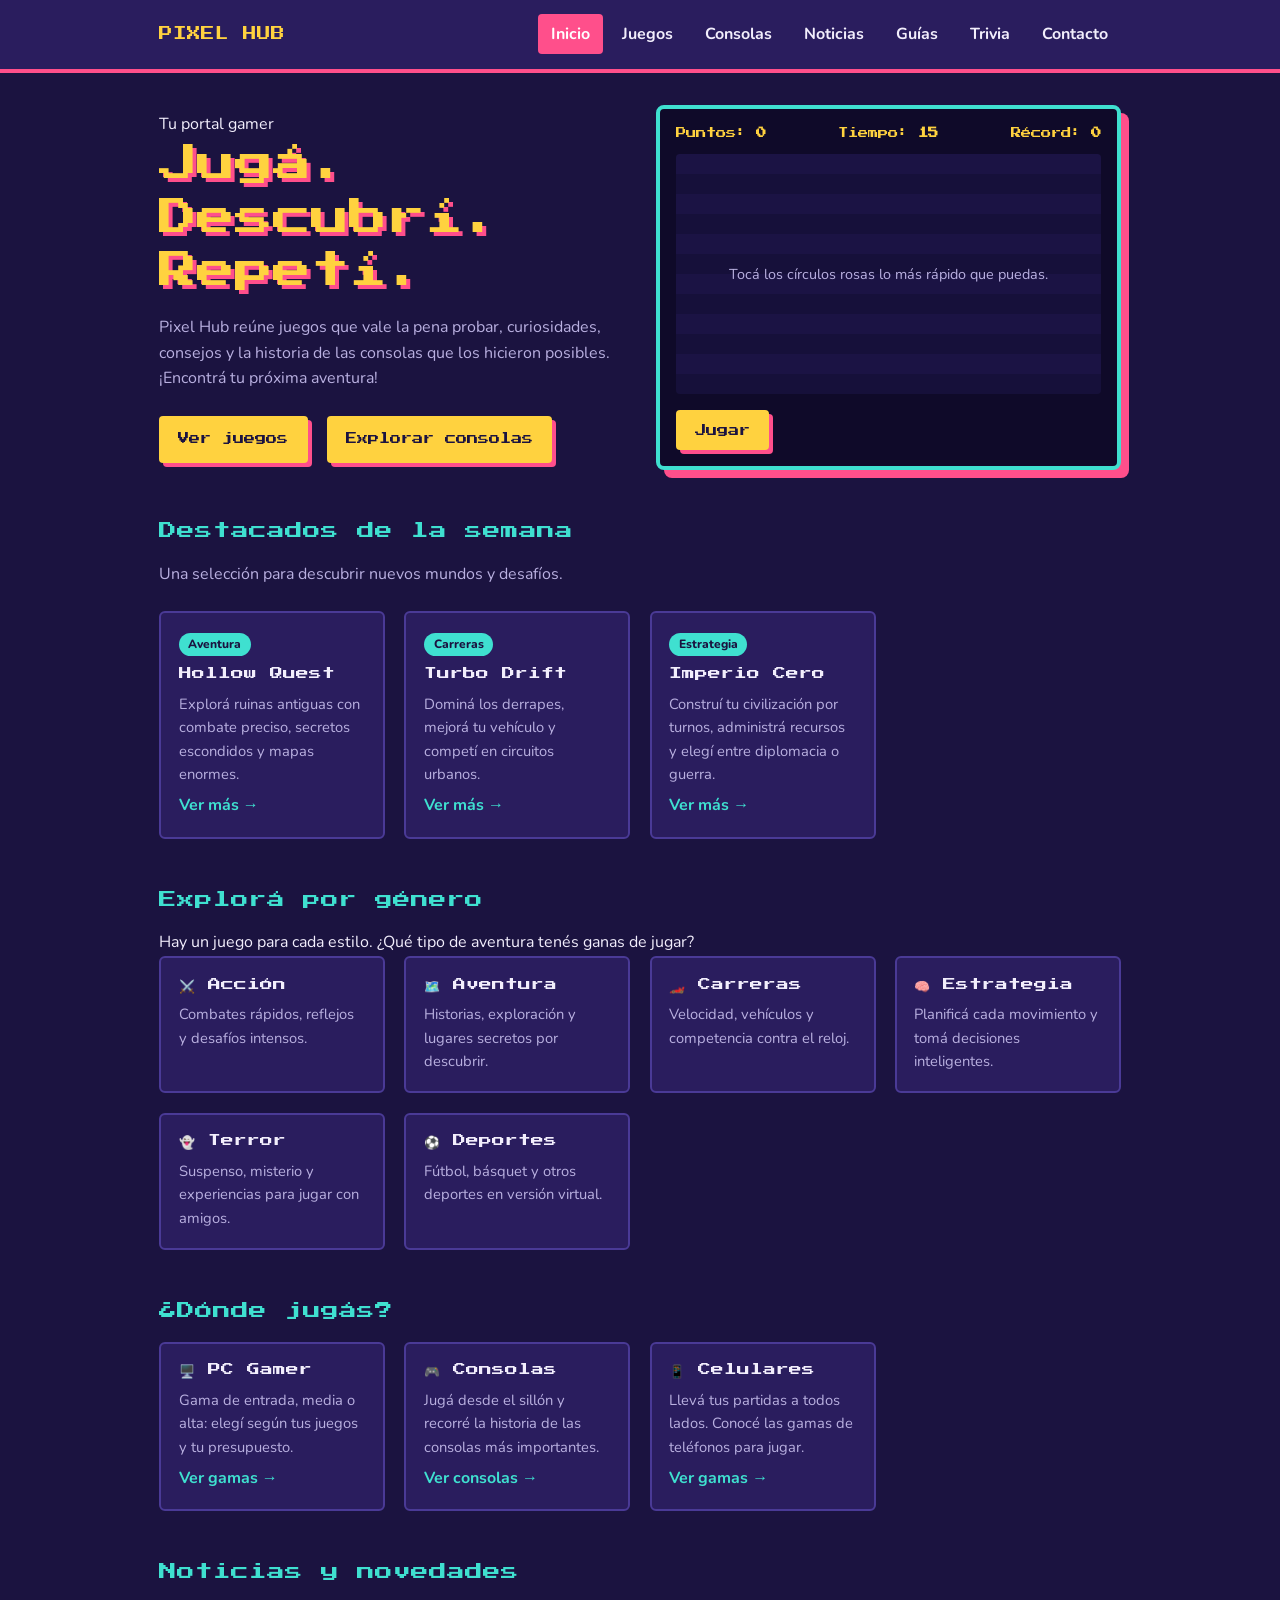
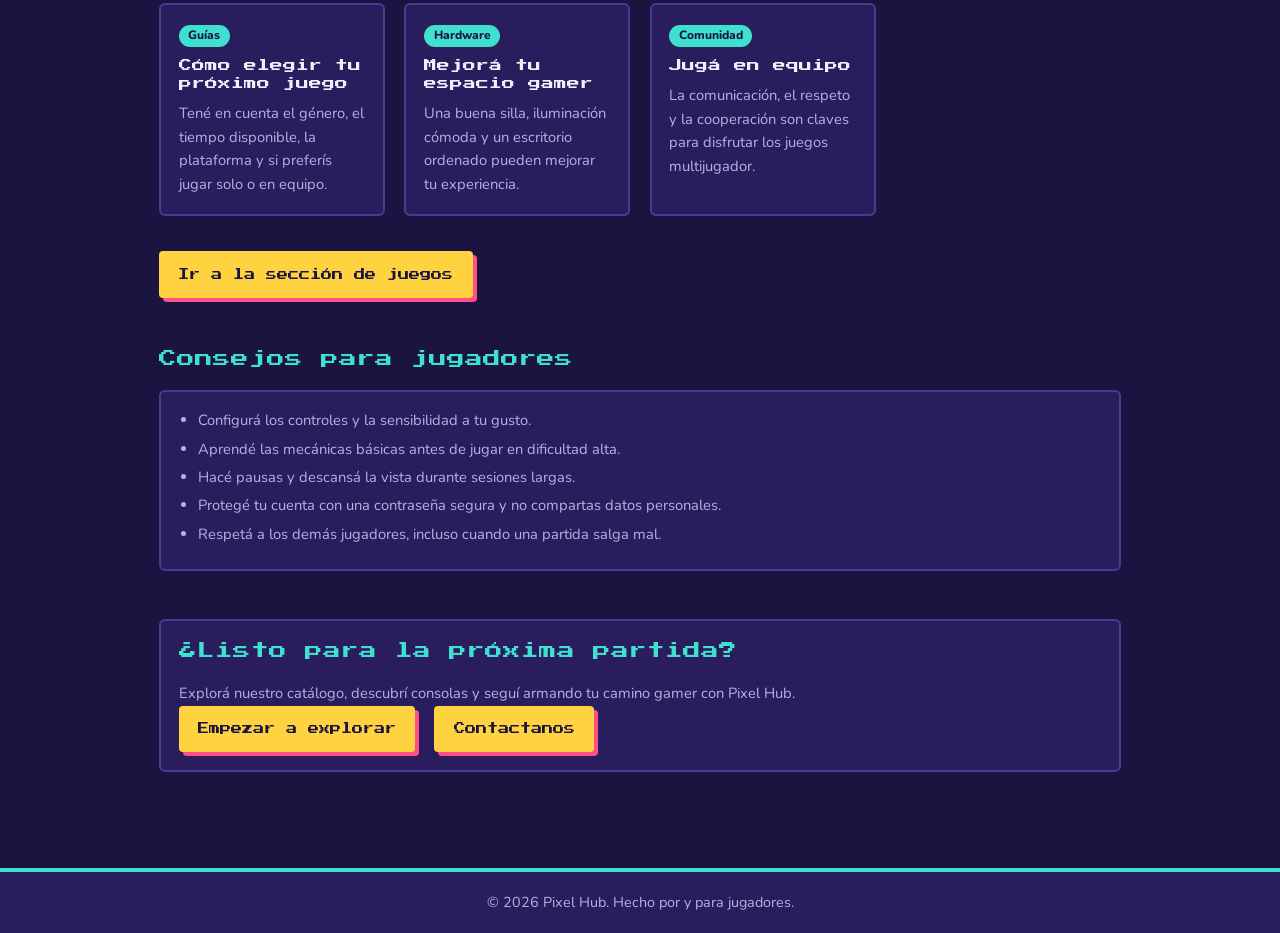
<file: index.html>
<!DOCTYPE html>
<html lang="es">
<head>
<meta charset="UTF-8">
<meta name="viewport" content="width=device-width, initial-scale=1">
<title>Inicio | Pixel Hub</title>
<link rel="preconnect" href="https://fonts.googleapis.com">
<link href="https://fonts.googleapis.com/css2?family=Nunito:wght@400;700;800&family=Press+Start+2P&display=swap" rel="stylesheet">
<link rel="stylesheet" href="css/style.css">
</head>
<body>
<header>
  <div class="barra">
    <a class="logo" href="index.html">PIXEL HUB</a>
    <button id="menu-btn" aria-label="Abrir menú" aria-expanded="false">☰</button>
    <nav aria-label="Principal">
      <ul id="menu">
        <li><a href="index.html">Inicio</a></li>
        <li><a href="subpages/juegos.html">Juegos</a></li>
        <li><a href="subpages/consolas.html">Consolas</a></li>
        <li><a href="subpages/noticias.html">Noticias</a></li>
        <li><a href="subpages/guias.html">Guías</a></li>
        <li><a href="subpages/trivia.html">Trivia</a></li>
        <li><a href="subpages/contacto.html">Contacto</a></li>
      </ul>
    </nav>
  </div>
</header>

<main>
  <!-- PORTADA Y MINIJUEGO -->
  <section class="hero">
    <div>
      <span class="genero">Tu portal gamer</span>
      <h1>Jugá. Descubrí. Repetí.</h1>
      <p class="lead"> Pixel Hub reúne juegos que vale la pena probar, curiosidades, consejos y la historia de las consolas que los hicieron posibles. ¡Encontrá tu próxima aventura!</p>
      <div class="botones">
        <a class="boton" id="juegos" href="subpages/juegos.html">Ver juegos</a>
        <a class="boton" id="consola" href="subpages/consolas.html">Explorar consolas</a>
      </div>
    </div>

    <div id="juego" aria-label="Minijuego">
      <div class="marcador">
        <span>Puntos: <b id="puntos">0</b></span>
        <span>Tiempo: <b id="tiempo">15</b></span>
        <span>Récord: <b id="record">0</b></span>
      </div>
      <div id="campo">
        <div id="mensaje-juego">Tocá los círculos rosas lo más rápido que puedas.</div>
        <button id="objetivo" aria-label="Objetivo"></button>
      </div>
      <p style="margin-top:1rem"><button class="boton" id="iniciar">Jugar</button></p>
    </div>
  </section>

  <!-- DESTACADOS -->
  <section>
    <h2>Destacados de la semana</h2>
    <p class="lead">Una selección para descubrir nuevos mundos y desafíos.</p>
    <div class="rejilla">
      <a class="tarjeta" href="subpages/juegos.html">
        <span class="genero">Aventura</span>
        <h3>Hollow Quest</h3>
        <p>Explorá ruinas antiguas con combate preciso, secretos escondidos y mapas enormes.</p>
        <span class="mas">Ver más →</span>
      </a>
      <a class="tarjeta" href="subpages/juegos.html">
        <span class="genero">Carreras</span>
        <h3>Turbo Drift</h3>
        <p>Dominá los derrapes, mejorá tu vehículo y competí en circuitos urbanos.</p>
        <span class="mas">Ver más →</span>
      </a>
      <a class="tarjeta" href="subpages/juegos.html">
        <span class="genero">Estrategia</span>
        <h3>Imperio Cero</h3>
        <p>Construí tu civilización por turnos, administrá recursos y elegí entre diplomacia o guerra.</p>
        <span class="mas">Ver más →</span>
      </a>
    </div>
  </section>

  <!-- GENEROS -->
  <section>
    <h2>Explorá por género</h2>
    <p>Hay un juego para cada estilo. ¿Qué tipo de aventura tenés ganas de jugar?</p>
    <div class="rejilla">
      <a class="tarjeta" href="subpages/juegos.html?genero=Acción">
        <h3>⚔️ Acción</h3>
        <p>Combates rápidos, reflejos y desafíos intensos.</p>
      </a>
      <a class="tarjeta" href="subpages/juegos.html?genero=Aventura">
        <h3>🗺️ Aventura</h3>
        <p>Historias, exploración y lugares secretos por descubrir.</p>
      </a>
      <a class="tarjeta" href="subpages/juegos.html?genero=Carreras">
        <h3>🏎️ Carreras</h3>
        <p>Velocidad, vehículos y competencia contra el reloj.</p>
      </a>
      <a class="tarjeta" href="subpages/juegos.html?genero=Estrategia">
        <h3>🧠 Estrategia</h3>
        <p>Planificá cada movimiento y tomá decisiones inteligentes.</p>
      </a>
      <a class="tarjeta" href="subpages/juegos.html?genero=Terror">
        <h3>👻 Terror</h3>
        <p>Suspenso, misterio y experiencias para jugar con amigos.</p>
      </a>
      <a class="tarjeta" href="subpages/juegos.html?genero=Deportes">
        <h3>⚽ Deportes</h3>
        <p>Fútbol, básquet y otros deportes en versión virtual.</p>
      </a>
    </div>
  </section>

  <!-- PLATAFORMAS -->
  <section>
    <h2>¿Dónde jugás?</h2>
    <div class="rejilla">
      <a class="tarjeta" href="subpages/consolas.html#pc">
        <h3>🖥️ PC Gamer</h3>
        <p>Gama de entrada, media o alta: elegí según tus juegos y tu presupuesto.</p>
        <span class="mas">Ver gamas →</span>
      </a>
      <a class="tarjeta" href="subpages/consolas.html#consolas">
        <h3>🎮 Consolas</h3>
        <p>Jugá desde el sillón y recorré la historia de las consolas más importantes.</p>
        <span class="mas">Ver consolas →</span>
      </a>
      <a class="tarjeta" href="subpages/consolas.html#celulares">
        <h3>📱 Celulares</h3>
        <p>Llevá tus partidas a todos lados. Conocé las gamas de teléfonos para jugar.</p>
        <span class="mas">Ver gamas →</span>
      </a>
    </div>
  </section>

  <!-- NOVEDADES -->
  <section>
    <h2>Noticias y novedades</h2>
    <div class="rejilla">
      <a class="tarjeta" href="subpages/noticias.html">
        <span class="genero">Guías</span>
        <h3>Cómo elegir tu próximo juego</h3>
        <p>Tené en cuenta el género, el tiempo disponible, la plataforma y si preferís jugar solo o en equipo.</p>
      </a>
      <a class="tarjeta" href="subpages/noticias.html">
        <span class="genero">Hardware</span>
        <h3>Mejorá tu espacio gamer</h3>
        <p>Una buena silla, iluminación cómoda y un escritorio ordenado pueden mejorar tu experiencia.</p>
      </a>
      <a class="tarjeta" href="subpages/noticias.html">
        <span class="genero">Comunidad</span>
        <h3>Jugá en equipo</h3>
        <p>La comunicación, el respeto y la cooperación son claves para disfrutar los juegos multijugador.</p>
      </a>
    </div>
    <p class="cta-juegos"><a class="boton" href="subpages/juegos.html">Ir a la sección de juegos</a></p>
  </section>

  <!-- CONSEJOS -->
  <section>
    <h2>Consejos para jugadores</h2>
    <div class="tarjeta">
      <ul>
        <li>Configurá los controles y la sensibilidad a tu gusto.</li>
        <li>Aprendé las mecánicas básicas antes de jugar en dificultad alta.</li>
        <li>Hacé pausas y descansá la vista durante sesiones largas.</li>
        <li>Protegé tu cuenta con una contraseña segura y no compartas datos personales.</li>
        <li>Respetá a los demás jugadores, incluso cuando una partida salga mal.</li>
      </ul>
    </div>
  </section>

  <!-- LLAMADO A LA ACCION -->
  <section class="tarjeta">
    <h2>¿Listo para la próxima partida?</h2>
    <p>Explorá nuestro catálogo, descubrí consolas y seguí armando tu camino gamer con Pixel Hub.</p>
    <div class="botones">
      <a class="boton" href="subpages/juegos.html">Empezar a explorar</a>
      <a class="boton" href="subpages/contacto.html">Contactanos</a>
    </div>
  </section>
</main>

<footer>© 2026 Pixel Hub. Hecho por y para jugadores.</footer>
<script src="js/java.js"></script>
</body>
</html>
</file>
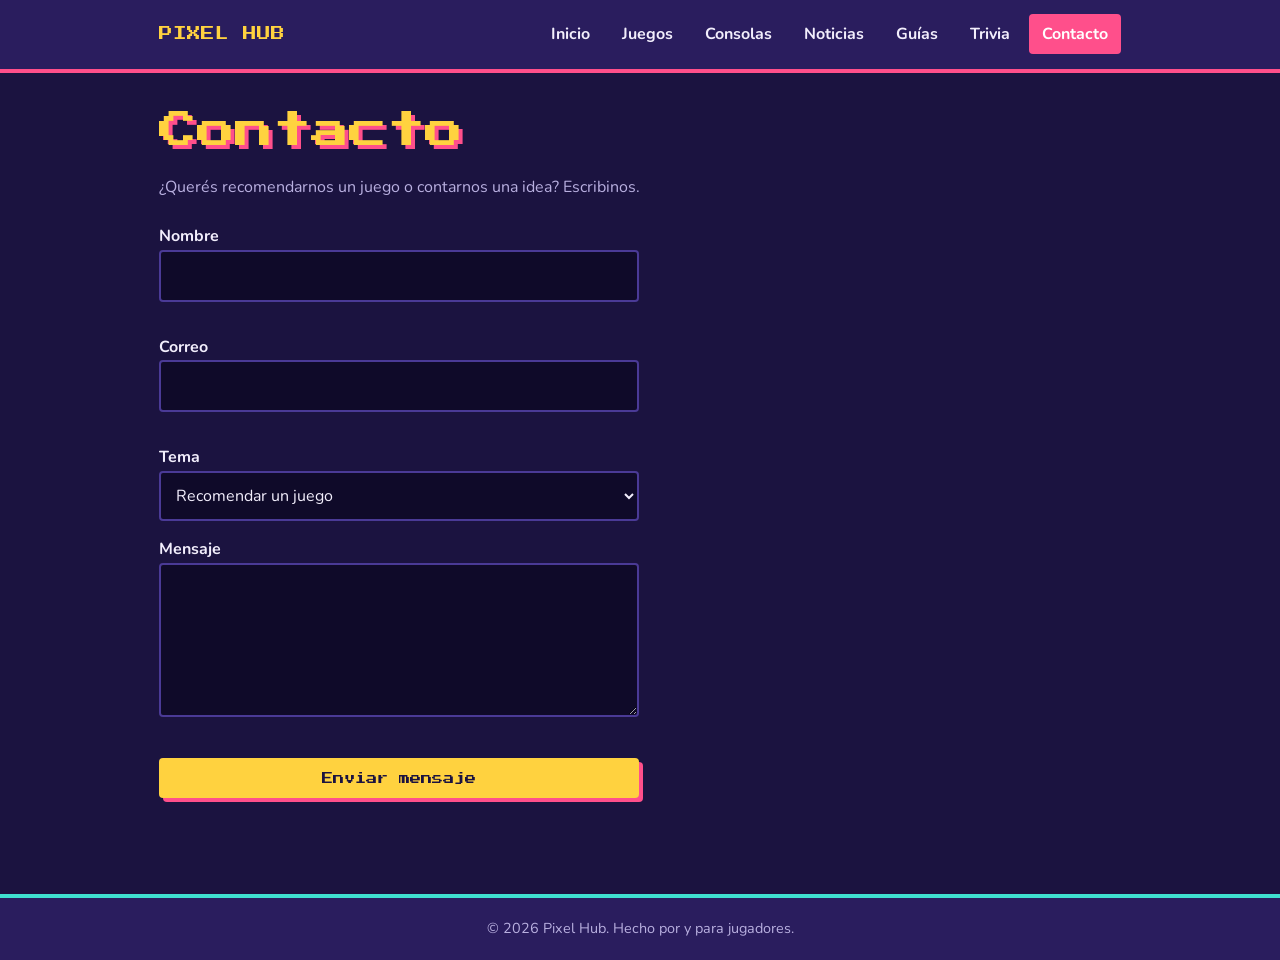
<file: subpages/contacto.html>
<!DOCTYPE html>
<html lang="es">
<head>
<meta charset="UTF-8">
<meta name="viewport" content="width=device-width, initial-scale=1">
<title>Contacto | Pixel Hub</title>
<link rel="preconnect" href="https://fonts.googleapis.com">
<link href="https://fonts.googleapis.com/css2?family=Nunito:wght@400;700;800&family=Press+Start+2P&display=swap" rel="stylesheet">
<link rel="stylesheet" href="../css/style.css">
</head>
<body>
<header>
  <div class="barra">
    <a class="logo" href="../index.html">PIXEL HUB</a>
    <button id="menu-btn" aria-label="Abrir menú" aria-expanded="false">☰</button>
    <nav aria-label="Principal">
      <ul id="menu">
        <li><a href="../index.html">Inicio</a></li>
        <li><a href="juegos.html">Juegos</a></li>
        <li><a href="consolas.html">Consolas</a></li>
        <li><a href="noticias.html">Noticias</a></li>
        <li><a href="guias.html">Guías</a></li>
        <li><a href="trivia.html">Trivia</a></li>
        <li><a href="contacto.html">Contacto</a></li>
      </ul>
    </nav>
  </div>
</header>
<main>
<section>
  <h1>Contacto</h1>
  <p class="lead">¿Querés recomendarnos un juego o contarnos una idea? Escribinos.</p>
  <form id="form" novalidate>
    <div><label for="nombre">Nombre</label><input id="nombre" type="text"><div class="error" id="e-nombre"></div></div>
    <div><label for="correo">Correo</label><input id="correo" type="email"><div class="error" id="e-correo"></div></div>
    <div><label for="tema">Tema</label>
      <select id="tema"><option>Recomendar un juego</option><option>Reportar un error</option><option>Otro</option></select></div>
    <div><label for="mensaje">Mensaje</label><textarea id="mensaje" rows="5"></textarea><div class="error" id="e-mensaje"></div></div>
    <button class="boton" type="submit">Enviar mensaje</button>
  </form>
  <div id="respuesta" role="status"></div>
</section>
</main>
<footer>© 2026 Pixel Hub. Hecho por y para jugadores.</footer>
<script src="../js/java.js"></script>
</body>
</html>
</file>
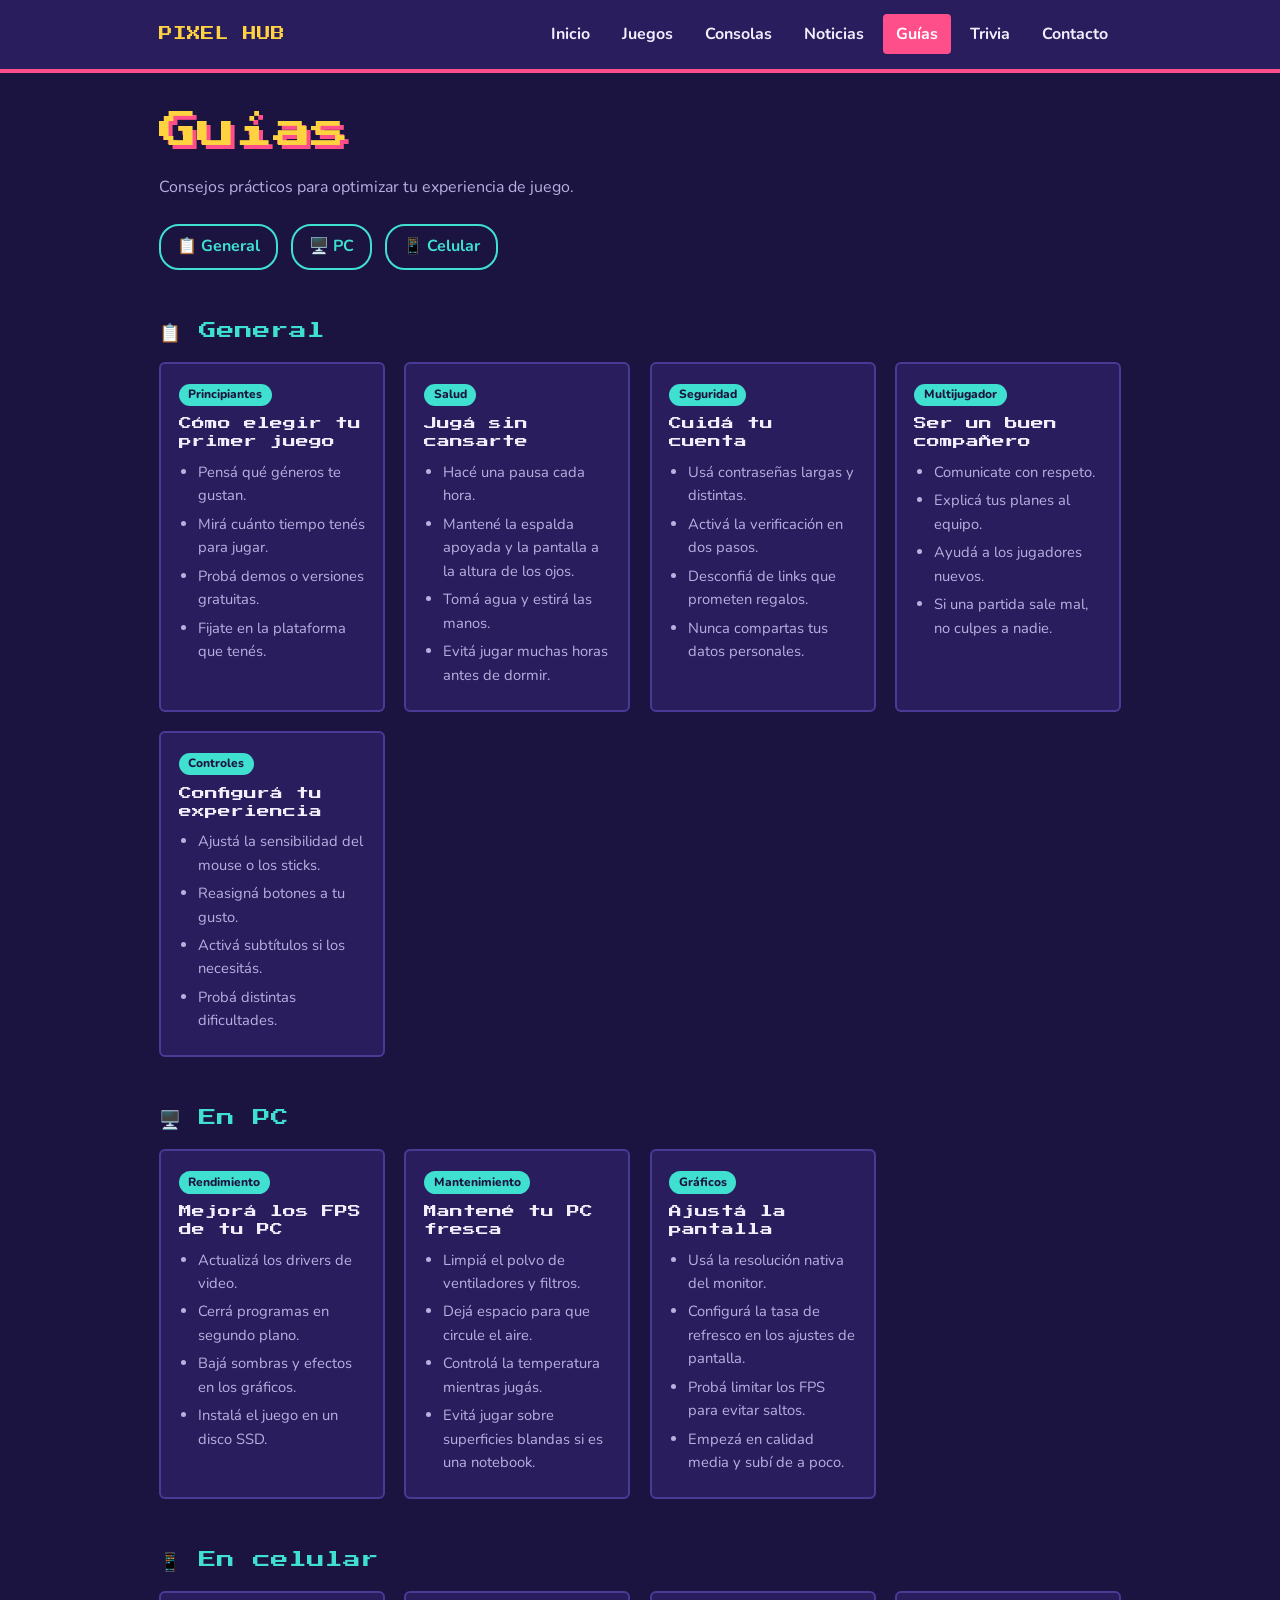
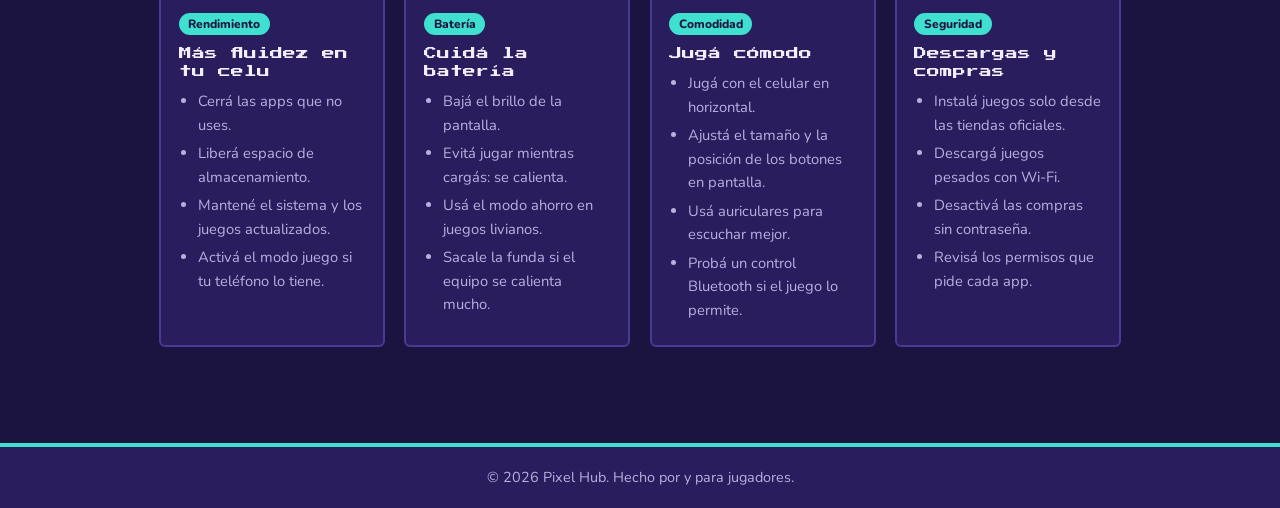
<file: subpages/guias.html>
<!DOCTYPE html>
<html lang="es">
<head>
<meta charset="UTF-8">
<meta name="viewport" content="width=device-width, initial-scale=1">
<title>Guías | Pixel Hub</title>
<link rel="preconnect" href="https://fonts.googleapis.com">
<link href="https://fonts.googleapis.com/css2?family=Nunito:wght@400;700;800&family=Press+Start+2P&display=swap" rel="stylesheet">
<link rel="stylesheet" href="../css/style.css">
</head>
<body>
<header>
  <div class="barra">
    <a class="logo" href="../index.html">PIXEL HUB</a>
    <button id="menu-btn" aria-label="Abrir menú" aria-expanded="false">☰</button>
    <nav aria-label="Principal">
      <ul id="menu">
        <li><a href="../index.html">Inicio</a></li>
        <li><a href="juegos.html">Juegos</a></li>
        <li><a href="consolas.html">Consolas</a></li>
        <li><a href="noticias.html">Noticias</a></li>
        <li><a href="guias.html">Guías</a></li>
        <li><a href="trivia.html">Trivia</a></li>
        <li><a href="contacto.html">Contacto</a></li>
      </ul>
    </nav>
  </div>
</header>

<main>
<section>
  <h1>Guías</h1>
  <p class="lead">Consejos prácticos para optimizar tu experiencia de juego.</p>
  <p class="saltos"><a class="boton-ancla" href="#general">📋 General</a> <a class="boton-ancla" href="#pc">🖥️ PC</a> <a class="boton-ancla" href="#celular">📱 Celular</a></p>
</section>

<section id="general">
  <h2>📋 General</h2>
  <div class="rejilla">
    <article class="tarjeta">
      <span class="genero">Principiantes</span>
      <h3>Cómo elegir tu primer juego</h3>
      <ul>
        <li>Pensá qué géneros te gustan.</li>
        <li>Mirá cuánto tiempo tenés para jugar.</li>
        <li>Probá demos o versiones gratuitas.</li>
        <li>Fijate en la plataforma que tenés.</li>
      </ul>
    </article>
    <article class="tarjeta">
      <span class="genero">Salud</span>
      <h3>Jugá sin cansarte</h3>
      <ul>
        <li>Hacé una pausa cada hora.</li>
        <li>Mantené la espalda apoyada y la pantalla a la altura de los ojos.</li>
        <li>Tomá agua y estirá las manos.</li>
        <li>Evitá jugar muchas horas antes de dormir.</li>
      </ul>
    </article>
    <article class="tarjeta">
      <span class="genero">Seguridad</span>
      <h3>Cuidá tu cuenta</h3>
      <ul>
        <li>Usá contraseñas largas y distintas.</li>
        <li>Activá la verificación en dos pasos.</li>
        <li>Desconfiá de links que prometen regalos.</li>
        <li>Nunca compartas tus datos personales.</li>
      </ul>
    </article>
    <article class="tarjeta">
      <span class="genero">Multijugador</span>
      <h3>Ser un buen compañero</h3>
      <ul>
        <li>Comunicate con respeto.</li>
        <li>Explicá tus planes al equipo.</li>
        <li>Ayudá a los jugadores nuevos.</li>
        <li>Si una partida sale mal, no culpes a nadie.</li>
      </ul>
    </article>
    <article class="tarjeta">
      <span class="genero">Controles</span>
      <h3>Configurá tu experiencia</h3>
      <ul>
        <li>Ajustá la sensibilidad del mouse o los sticks.</li>
        <li>Reasigná botones a tu gusto.</li>
        <li>Activá subtítulos si los necesitás.</li>
        <li>Probá distintas dificultades.</li>
      </ul>
    </article>
  </div>
</section>

<section id="pc">
  <h2>🖥️ En PC</h2>
  <div class="rejilla">
    <article class="tarjeta">
      <span class="genero">Rendimiento</span>
      <h3>Mejorá los FPS de tu PC</h3>
      <ul>
        <li>Actualizá los drivers de video.</li>
        <li>Cerrá programas en segundo plano.</li>
        <li>Bajá sombras y efectos en los gráficos.</li>
        <li>Instalá el juego en un disco SSD.</li>
      </ul>
    </article>
    <article class="tarjeta">
      <span class="genero">Mantenimiento</span>
      <h3>Mantené tu PC fresca</h3>
      <ul>
        <li>Limpiá el polvo de ventiladores y filtros.</li>
        <li>Dejá espacio para que circule el aire.</li>
        <li>Controlá la temperatura mientras jugás.</li>
        <li>Evitá jugar sobre superficies blandas si es una notebook.</li>
      </ul>
    </article>
    <article class="tarjeta">
      <span class="genero">Gráficos</span>
      <h3>Ajustá la pantalla</h3>
      <ul>
        <li>Usá la resolución nativa del monitor.</li>
        <li>Configurá la tasa de refresco en los ajustes de pantalla.</li>
        <li>Probá limitar los FPS para evitar saltos.</li>
        <li>Empezá en calidad media y subí de a poco.</li>
      </ul>
    </article>
  </div>
</section>

<section id="celular">
  <h2>📱 En celular</h2>
  <div class="rejilla">
    <article class="tarjeta">
      <span class="genero">Rendimiento</span>
      <h3>Más fluidez en tu celu</h3>
      <ul>
        <li>Cerrá las apps que no uses.</li>
        <li>Liberá espacio de almacenamiento.</li>
        <li>Mantené el sistema y los juegos actualizados.</li>
        <li>Activá el modo juego si tu teléfono lo tiene.</li>
      </ul>
    </article>
    <article class="tarjeta">
      <span class="genero">Batería</span>
      <h3>Cuidá la batería</h3>
      <ul>
        <li>Bajá el brillo de la pantalla.</li>
        <li>Evitá jugar mientras cargás: se calienta.</li>
        <li>Usá el modo ahorro en juegos livianos.</li>
        <li>Sacale la funda si el equipo se calienta mucho.</li>
      </ul>
    </article>
    <article class="tarjeta">
      <span class="genero">Comodidad</span>
      <h3>Jugá cómodo</h3>
      <ul>
        <li>Jugá con el celular en horizontal.</li>
        <li>Ajustá el tamaño y la posición de los botones en pantalla.</li>
        <li>Usá auriculares para escuchar mejor.</li>
        <li>Probá un control Bluetooth si el juego lo permite.</li>
      </ul>
    </article>
    <article class="tarjeta">
      <span class="genero">Seguridad</span>
      <h3>Descargas y compras</h3>
      <ul>
        <li>Instalá juegos solo desde las tiendas oficiales.</li>
        <li>Descargá juegos pesados con Wi-Fi.</li>
        <li>Desactivá las compras sin contraseña.</li>
        <li>Revisá los permisos que pide cada app.</li>
      </ul>
    </article>
  </div>
</section>
</main>

<footer>© 2026 Pixel Hub. Hecho por y para jugadores.</footer>
<script src="../js/java.js"></script>
</body>
</html>
</file>
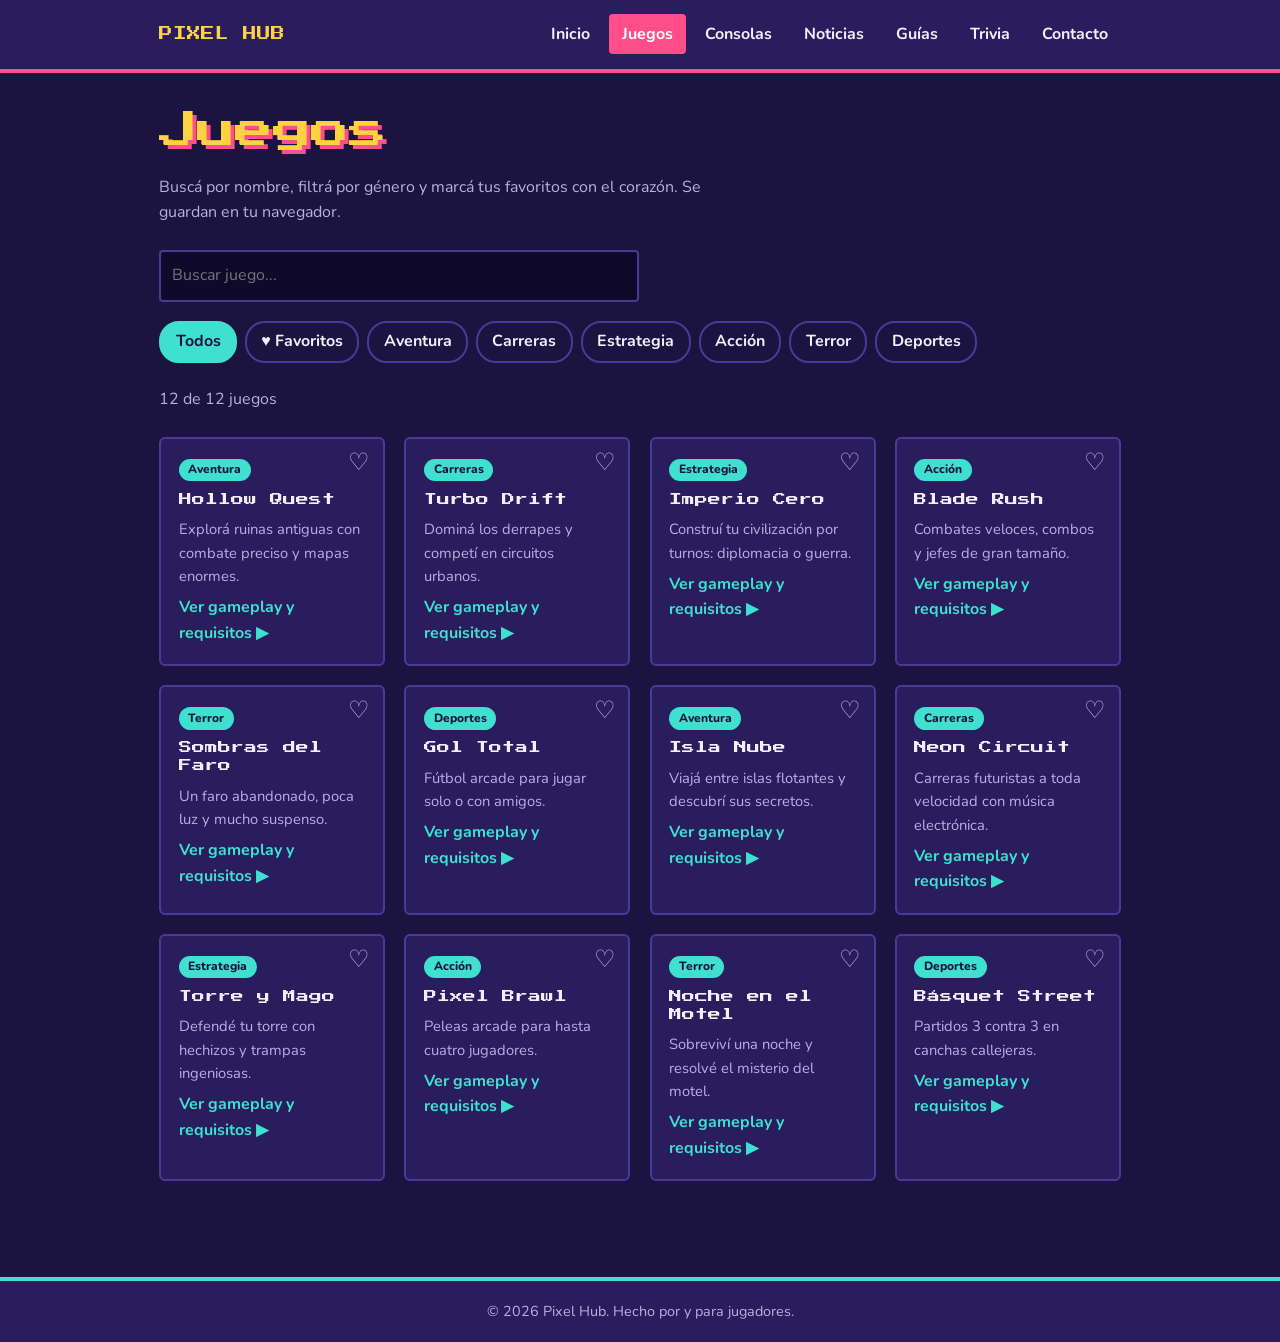
<file: subpages/juegos.html>
<!DOCTYPE html>
<html lang="es">
<head>
<meta charset="UTF-8">
<meta name="viewport" content="width=device-width, initial-scale=1">
<title>Juegos | Pixel Hub</title>
<link rel="preconnect" href="https://fonts.googleapis.com">
<link href="https://fonts.googleapis.com/css2?family=Nunito:wght@400;700;800&family=Press+Start+2P&display=swap" rel="stylesheet">
<link rel="stylesheet" href="../css/style.css">
</head>
<body>
<header>
  <div class="barra">
    <a class="logo" href="../index.html">PIXEL HUB</a>
    <button id="menu-btn" aria-label="Abrir menú" aria-expanded="false">☰</button>
    <nav aria-label="Principal">
      <ul id="menu">
        <li><a href="../index.html">Inicio</a></li>
        <li><a href="juegos.html">Juegos</a></li>
        <li><a href="consolas.html">Consolas</a></li>
        <li><a href="noticias.html">Noticias</a></li>
        <li><a href="guias.html">Guías</a></li>
        <li><a href="trivia.html">Trivia</a></li>
        <li><a href="contacto.html">Contacto</a></li>
      </ul>
    </nav>
  </div>
</header>

<main>
<section>
  <h1>Juegos</h1>
  <p class="lead">Buscá por nombre, filtrá por género y marcá tus favoritos con el corazón. Se guardan en tu navegador.</p>
  <input id="buscador" type="search" placeholder="Buscar juego..." aria-label="Buscar juego">
  <div class="filtros" id="filtros"></div>
  <p id="contador" class="lead"></p>
  <div class="rejilla" id="catalogo"></div>
  <p id="vacio" class="lead" hidden>No se encontraron juegos con esos criterios.</p>
</section>
</main>

<footer>© 2026 Pixel Hub. Hecho por y para jugadores.</footer>
<script src="../js/java.js"></script>
</body>
</html>
</file>
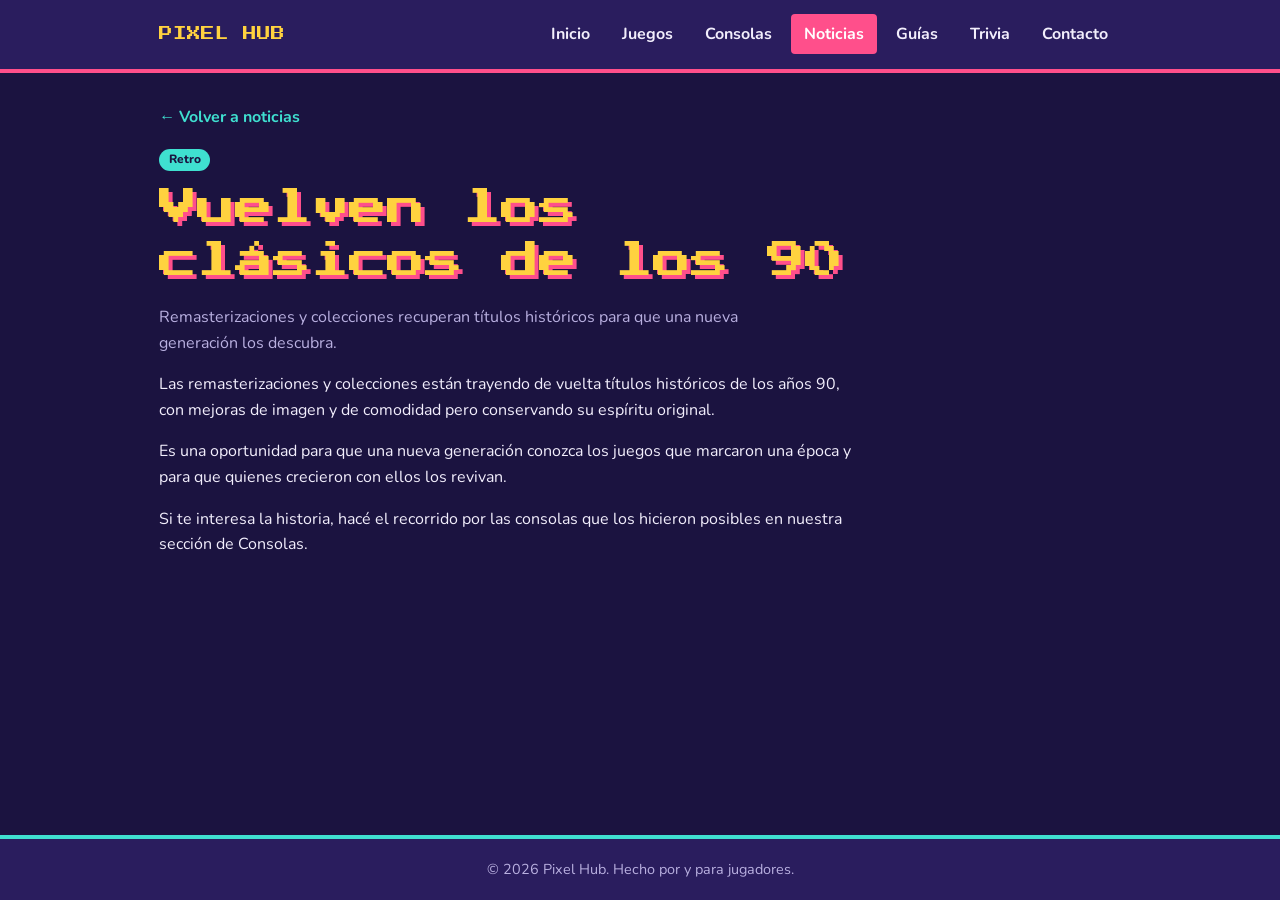
<file: subpages/noticia-clasicos-90.html>
<!DOCTYPE html>
<html lang="es">
<head>
<meta charset="UTF-8">
<meta name="viewport" content="width=device-width, initial-scale=1">
<title>Vuelven los clásicos de los 90 | Pixel Hub</title>
<link rel="preconnect" href="https://fonts.googleapis.com">
<link href="https://fonts.googleapis.com/css2?family=Nunito:wght@400;700;800&family=Press+Start+2P&display=swap" rel="stylesheet">
<link rel="stylesheet" href="../css/style.css">
</head>
<body>
<header>
  <div class="barra">
    <a class="logo" href="../index.html">PIXEL HUB</a>
    <button id="menu-btn" aria-label="Abrir menú" aria-expanded="false">☰</button>
    <nav aria-label="Principal">
      <ul id="menu">
        <li><a href="../index.html">Inicio</a></li>
        <li><a href="juegos.html">Juegos</a></li>
        <li><a href="consolas.html">Consolas</a></li>
        <li><a href="noticias.html">Noticias</a></li>
        <li><a href="guias.html">Guías</a></li>
        <li><a href="trivia.html">Trivia</a></li>
        <li><a href="contacto.html">Contacto</a></li>
      </ul>
    </nav>
  </div>
</header>

<main>
<article class="noticia">
  <p><a class="volver" href="noticias.html">← Volver a noticias</a></p>
  <span class="genero-tag">Retro</span>
  <h1>Vuelven los clásicos de los 90</h1>
  <p class="lead">Remasterizaciones y colecciones recuperan títulos históricos para que una nueva generación los descubra.</p>
    <p>Las remasterizaciones y colecciones están trayendo de vuelta títulos históricos de los años 90, con mejoras de imagen y de comodidad pero conservando su espíritu original.</p>
    <p>Es una oportunidad para que una nueva generación conozca los juegos que marcaron una época y para que quienes crecieron con ellos los revivan.</p>
    <p>Si te interesa la historia, hacé el recorrido por las consolas que los hicieron posibles en nuestra sección de Consolas.</p>
</article>
</main>

<footer>© 2026 Pixel Hub. Hecho por y para jugadores.</footer>
<script src="../js/java.js"></script>
</body>
</html>
</file>
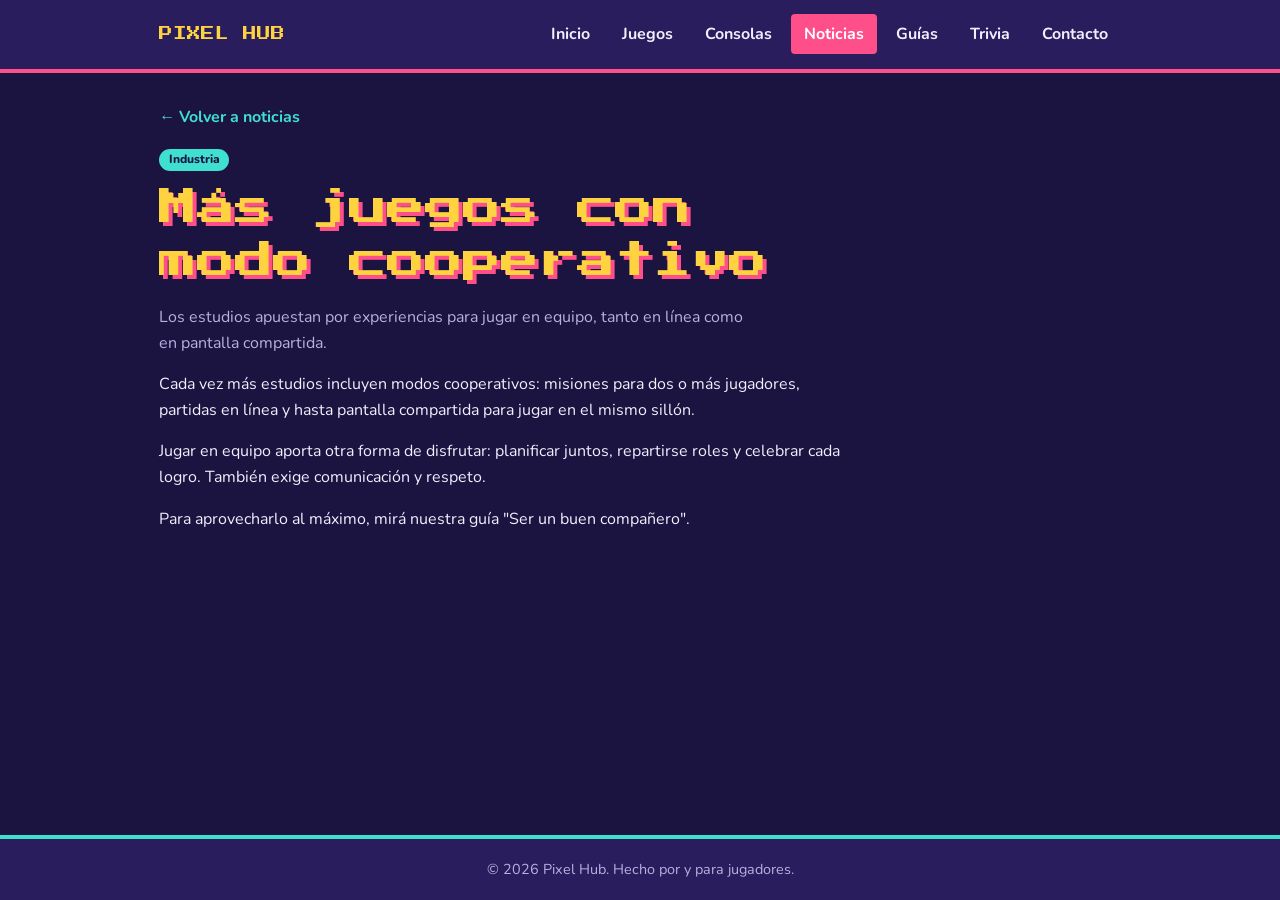
<file: subpages/noticia-cooperativo.html>
<!DOCTYPE html>
<html lang="es">
<head>
<meta charset="UTF-8">
<meta name="viewport" content="width=device-width, initial-scale=1">
<title>Más juegos con modo cooperativo | Pixel Hub</title>
<link rel="preconnect" href="https://fonts.googleapis.com">
<link href="https://fonts.googleapis.com/css2?family=Nunito:wght@400;700;800&family=Press+Start+2P&display=swap" rel="stylesheet">
<link rel="stylesheet" href="../css/style.css">
</head>
<body>
<header>
  <div class="barra">
    <a class="logo" href="../index.html">PIXEL HUB</a>
    <button id="menu-btn" aria-label="Abrir menú" aria-expanded="false">☰</button>
    <nav aria-label="Principal">
      <ul id="menu">
        <li><a href="../index.html">Inicio</a></li>
        <li><a href="juegos.html">Juegos</a></li>
        <li><a href="consolas.html">Consolas</a></li>
        <li><a href="noticias.html">Noticias</a></li>
        <li><a href="guias.html">Guías</a></li>
        <li><a href="trivia.html">Trivia</a></li>
        <li><a href="contacto.html">Contacto</a></li>
      </ul>
    </nav>
  </div>
</header>

<main>
<article class="noticia">
  <p><a class="volver" href="noticias.html">← Volver a noticias</a></p>
  <span class="genero-tag">Industria</span>
  <h1>Más juegos con modo cooperativo</h1>
  <p class="lead">Los estudios apuestan por experiencias para jugar en equipo, tanto en línea como en pantalla compartida.</p>
    <p>Cada vez más estudios incluyen modos cooperativos: misiones para dos o más jugadores, partidas en línea y hasta pantalla compartida para jugar en el mismo sillón.</p>
    <p>Jugar en equipo aporta otra forma de disfrutar: planificar juntos, repartirse roles y celebrar cada logro. También exige comunicación y respeto.</p>
    <p>Para aprovecharlo al máximo, mirá nuestra guía "Ser un buen compañero".</p>
</article>
</main>

<footer>© 2026 Pixel Hub. Hecho por y para jugadores.</footer>
<script src="../js/java.js"></script>
</body>
</html>
</file>
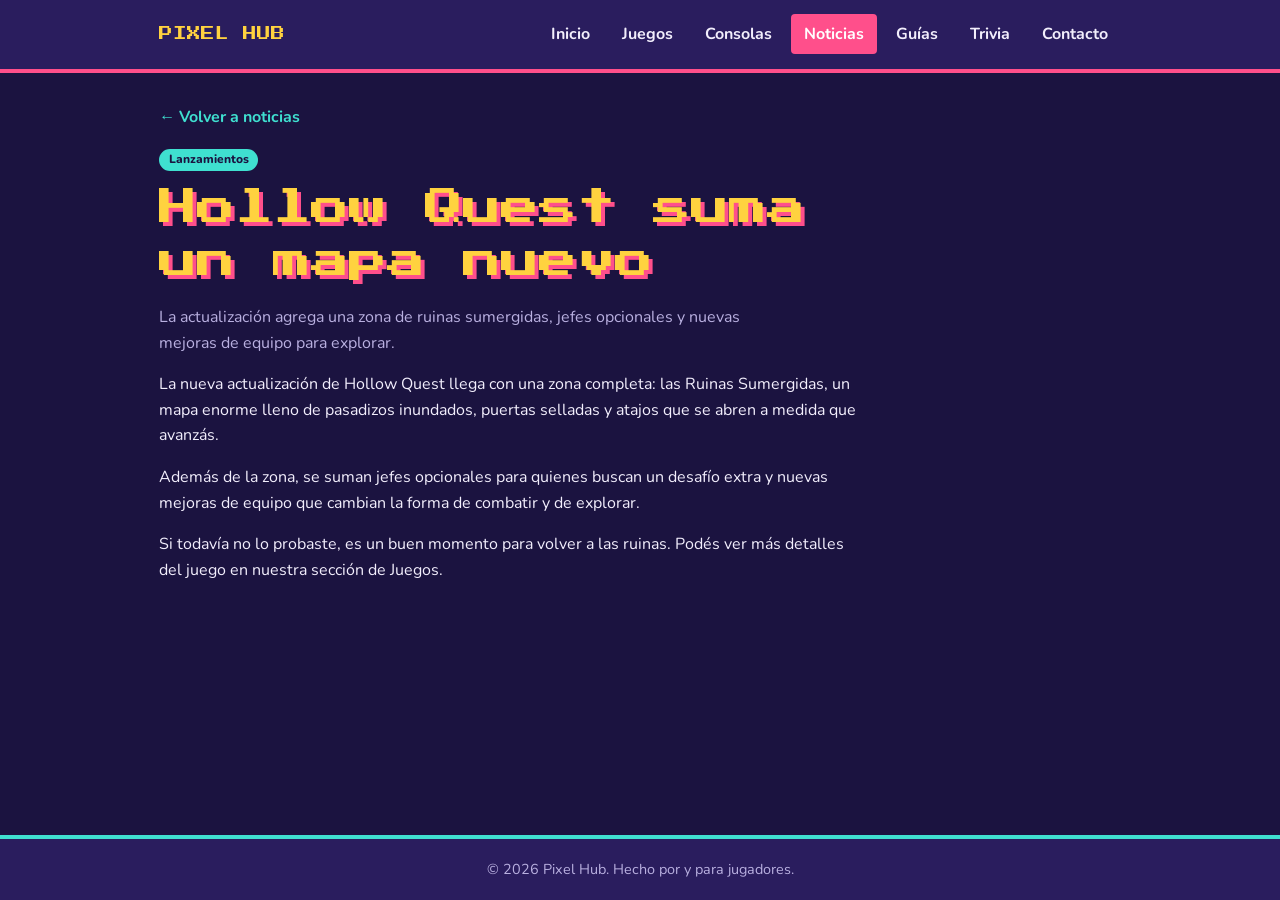
<file: subpages/noticia-hollow-quest.html>
<!DOCTYPE html>
<html lang="es">
<head>
<meta charset="UTF-8">
<meta name="viewport" content="width=device-width, initial-scale=1">
<title>Hollow Quest suma un mapa nuevo | Pixel Hub</title>
<link rel="preconnect" href="https://fonts.googleapis.com">
<link href="https://fonts.googleapis.com/css2?family=Nunito:wght@400;700;800&family=Press+Start+2P&display=swap" rel="stylesheet">
<link rel="stylesheet" href="../css/style.css">
</head>
<body>
<header>
  <div class="barra">
    <a class="logo" href="../index.html">PIXEL HUB</a>
    <button id="menu-btn" aria-label="Abrir menú" aria-expanded="false">☰</button>
    <nav aria-label="Principal">
      <ul id="menu">
        <li><a href="../index.html">Inicio</a></li>
        <li><a href="juegos.html">Juegos</a></li>
        <li><a href="consolas.html">Consolas</a></li>
        <li><a href="noticias.html">Noticias</a></li>
        <li><a href="guias.html">Guías</a></li>
        <li><a href="trivia.html">Trivia</a></li>
        <li><a href="contacto.html">Contacto</a></li>
      </ul>
    </nav>
  </div>
</header>

<main>
<article class="noticia">
  <p><a class="volver" href="noticias.html">← Volver a noticias</a></p>
  <span class="genero-tag">Lanzamientos</span>
  <h1>Hollow Quest suma un mapa nuevo</h1>
  <p class="lead">La actualización agrega una zona de ruinas sumergidas, jefes opcionales y nuevas mejoras de equipo para explorar.</p>
    <p>La nueva actualización de Hollow Quest llega con una zona completa: las Ruinas Sumergidas, un mapa enorme lleno de pasadizos inundados, puertas selladas y atajos que se abren a medida que avanzás.</p>
    <p>Además de la zona, se suman jefes opcionales para quienes buscan un desafío extra y nuevas mejoras de equipo que cambian la forma de combatir y de explorar.</p>
    <p>Si todavía no lo probaste, es un buen momento para volver a las ruinas. Podés ver más detalles del juego en nuestra sección de Juegos.</p>
</article>
</main>

<footer>© 2026 Pixel Hub. Hecho por y para jugadores.</footer>
<script src="../js/java.js"></script>
</body>
</html>
</file>
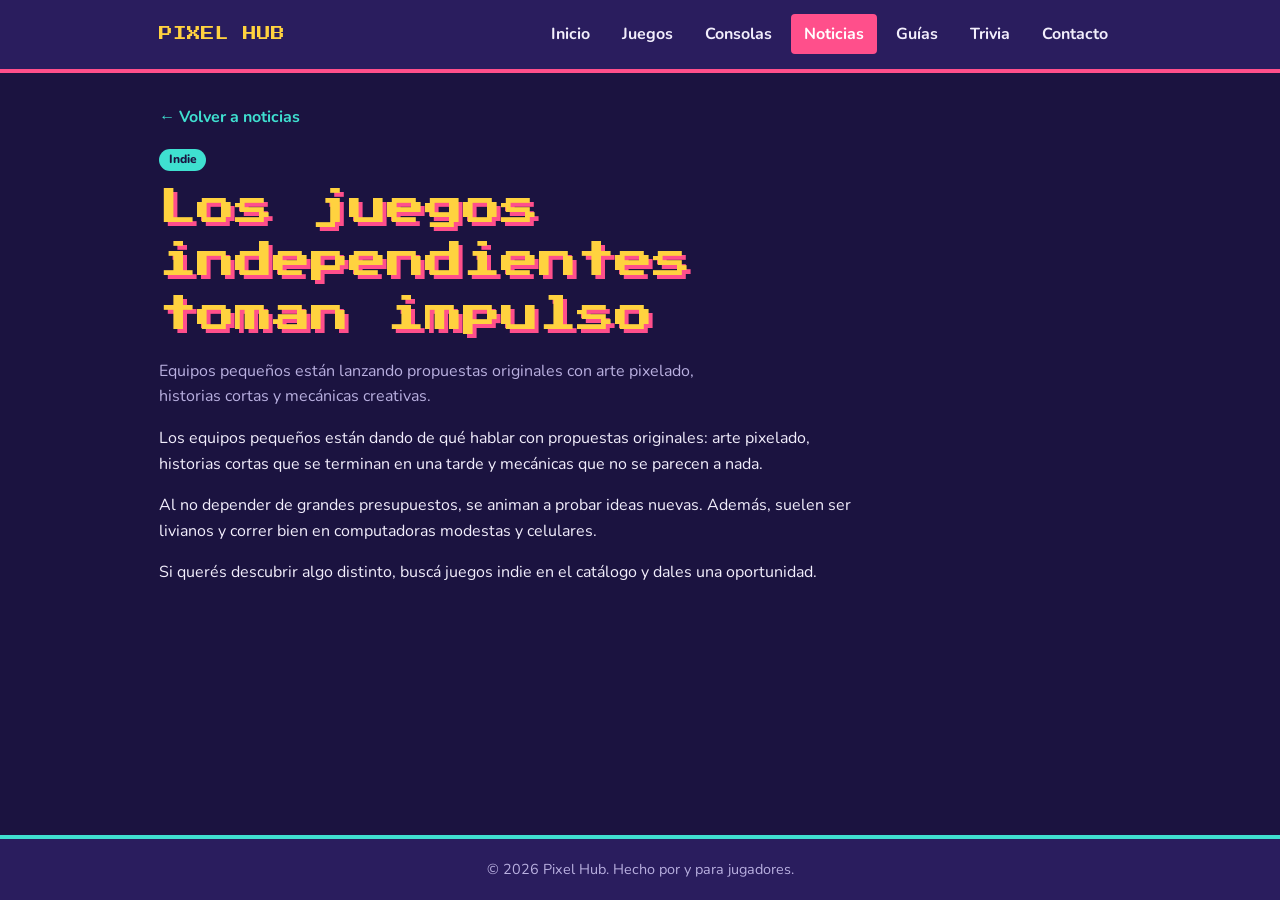
<file: subpages/noticia-indie.html>
<!DOCTYPE html>
<html lang="es">
<head>
<meta charset="UTF-8">
<meta name="viewport" content="width=device-width, initial-scale=1">
<title>Los juegos independientes toman impulso | Pixel Hub</title>
<link rel="preconnect" href="https://fonts.googleapis.com">
<link href="https://fonts.googleapis.com/css2?family=Nunito:wght@400;700;800&family=Press+Start+2P&display=swap" rel="stylesheet">
<link rel="stylesheet" href="../css/style.css">
</head>
<body>
<header>
  <div class="barra">
    <a class="logo" href="../index.html">PIXEL HUB</a>
    <button id="menu-btn" aria-label="Abrir menú" aria-expanded="false">☰</button>
    <nav aria-label="Principal">
      <ul id="menu">
        <li><a href="../index.html">Inicio</a></li>
        <li><a href="juegos.html">Juegos</a></li>
        <li><a href="consolas.html">Consolas</a></li>
        <li><a href="noticias.html">Noticias</a></li>
        <li><a href="guias.html">Guías</a></li>
        <li><a href="trivia.html">Trivia</a></li>
        <li><a href="contacto.html">Contacto</a></li>
      </ul>
    </nav>
  </div>
</header>

<main>
<article class="noticia">
  <p><a class="volver" href="noticias.html">← Volver a noticias</a></p>
  <span class="genero-tag">Indie</span>
  <h1>Los juegos independientes toman impulso</h1>
  <p class="lead">Equipos pequeños están lanzando propuestas originales con arte pixelado, historias cortas y mecánicas creativas.</p>
    <p>Los equipos pequeños están dando de qué hablar con propuestas originales: arte pixelado, historias cortas que se terminan en una tarde y mecánicas que no se parecen a nada.</p>
    <p>Al no depender de grandes presupuestos, se animan a probar ideas nuevas. Además, suelen ser livianos y correr bien en computadoras modestas y celulares.</p>
    <p>Si querés descubrir algo distinto, buscá juegos indie en el catálogo y dales una oportunidad.</p>
</article>
</main>

<footer>© 2026 Pixel Hub. Hecho por y para jugadores.</footer>
<script src="../js/java.js"></script>
</body>
</html>
</file>
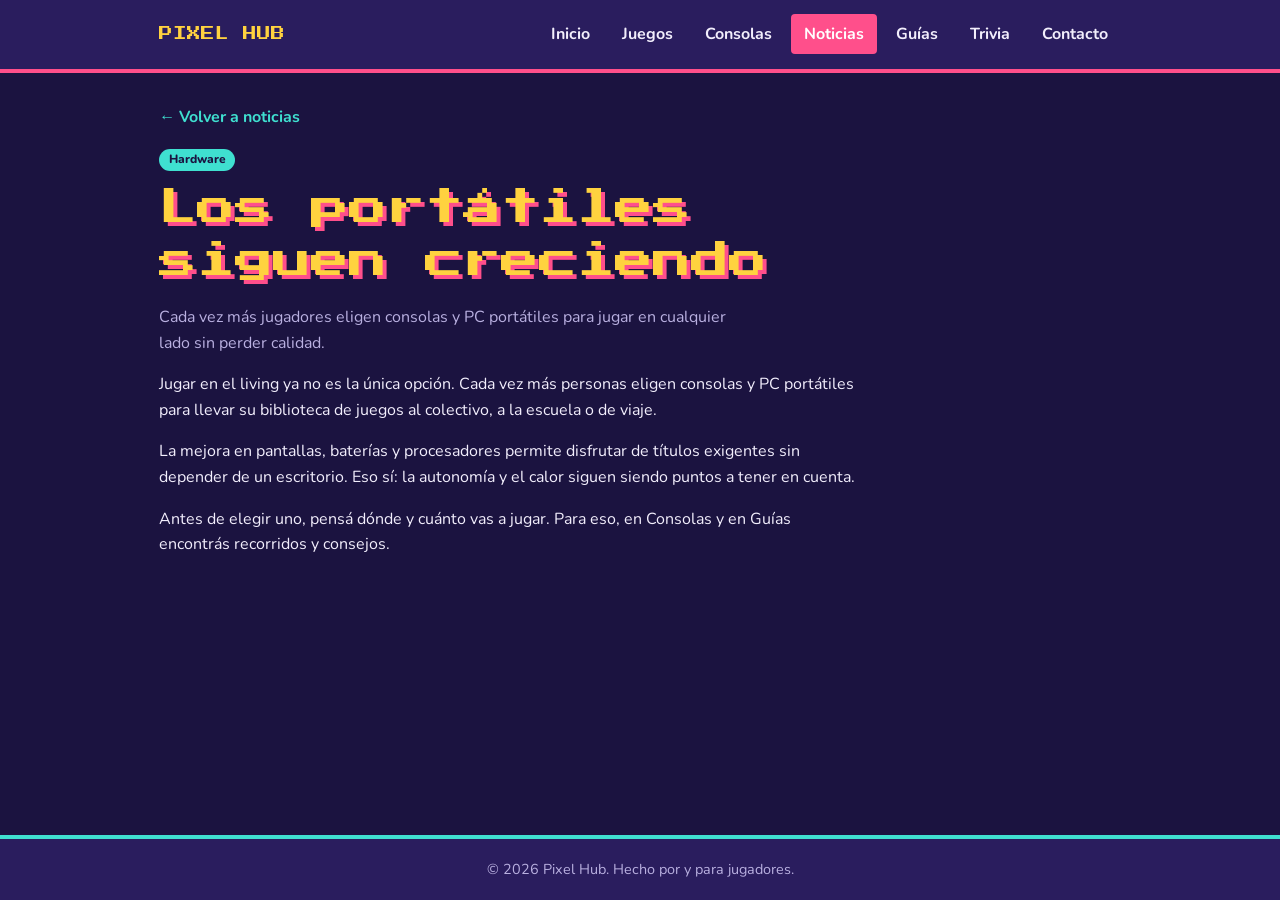
<file: subpages/noticia-portatiles.html>
<!DOCTYPE html>
<html lang="es">
<head>
<meta charset="UTF-8">
<meta name="viewport" content="width=device-width, initial-scale=1">
<title>Los portátiles siguen creciendo | Pixel Hub</title>
<link rel="preconnect" href="https://fonts.googleapis.com">
<link href="https://fonts.googleapis.com/css2?family=Nunito:wght@400;700;800&family=Press+Start+2P&display=swap" rel="stylesheet">
<link rel="stylesheet" href="../css/style.css">
</head>
<body>
<header>
  <div class="barra">
    <a class="logo" href="../index.html">PIXEL HUB</a>
    <button id="menu-btn" aria-label="Abrir menú" aria-expanded="false">☰</button>
    <nav aria-label="Principal">
      <ul id="menu">
        <li><a href="../index.html">Inicio</a></li>
        <li><a href="juegos.html">Juegos</a></li>
        <li><a href="consolas.html">Consolas</a></li>
        <li><a href="noticias.html">Noticias</a></li>
        <li><a href="guias.html">Guías</a></li>
        <li><a href="trivia.html">Trivia</a></li>
        <li><a href="contacto.html">Contacto</a></li>
      </ul>
    </nav>
  </div>
</header>

<main>
<article class="noticia">
  <p><a class="volver" href="noticias.html">← Volver a noticias</a></p>
  <span class="genero-tag">Hardware</span>
  <h1>Los portátiles siguen creciendo</h1>
  <p class="lead">Cada vez más jugadores eligen consolas y PC portátiles para jugar en cualquier lado sin perder calidad.</p>
    <p>Jugar en el living ya no es la única opción. Cada vez más personas eligen consolas y PC portátiles para llevar su biblioteca de juegos al colectivo, a la escuela o de viaje.</p>
    <p>La mejora en pantallas, baterías y procesadores permite disfrutar de títulos exigentes sin depender de un escritorio. Eso sí: la autonomía y el calor siguen siendo puntos a tener en cuenta.</p>
    <p>Antes de elegir uno, pensá dónde y cuánto vas a jugar. Para eso, en Consolas y en Guías encontrás recorridos y consejos.</p>
</article>
</main>

<footer>© 2026 Pixel Hub. Hecho por y para jugadores.</footer>
<script src="../js/java.js"></script>
</body>
</html>
</file>
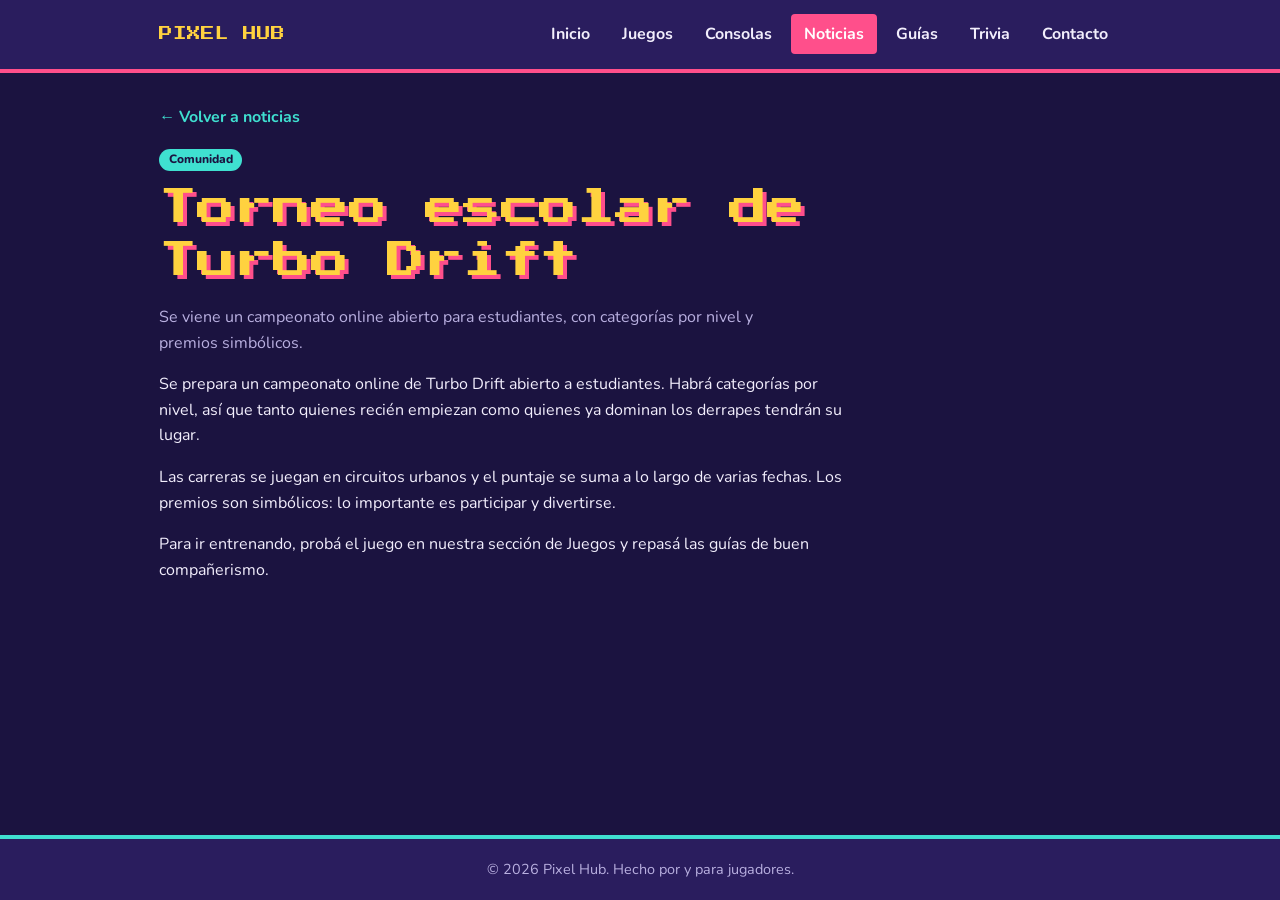
<file: subpages/noticia-torneo-turbo-drift.html>
<!DOCTYPE html>
<html lang="es">
<head>
<meta charset="UTF-8">
<meta name="viewport" content="width=device-width, initial-scale=1">
<title>Torneo escolar de Turbo Drift | Pixel Hub</title>
<link rel="preconnect" href="https://fonts.googleapis.com">
<link href="https://fonts.googleapis.com/css2?family=Nunito:wght@400;700;800&family=Press+Start+2P&display=swap" rel="stylesheet">
<link rel="stylesheet" href="../css/style.css">
</head>
<body>
<header>
  <div class="barra">
    <a class="logo" href="../index.html">PIXEL HUB</a>
    <button id="menu-btn" aria-label="Abrir menú" aria-expanded="false">☰</button>
    <nav aria-label="Principal">
      <ul id="menu">
        <li><a href="../index.html">Inicio</a></li>
        <li><a href="juegos.html">Juegos</a></li>
        <li><a href="consolas.html">Consolas</a></li>
        <li><a href="noticias.html">Noticias</a></li>
        <li><a href="guias.html">Guías</a></li>
        <li><a href="trivia.html">Trivia</a></li>
        <li><a href="contacto.html">Contacto</a></li>
      </ul>
    </nav>
  </div>
</header>

<main>
<article class="noticia">
  <p><a class="volver" href="noticias.html">← Volver a noticias</a></p>
  <span class="genero-tag">Comunidad</span>
  <h1>Torneo escolar de Turbo Drift</h1>
  <p class="lead">Se viene un campeonato online abierto para estudiantes, con categorías por nivel y premios simbólicos.</p>
    <p>Se prepara un campeonato online de Turbo Drift abierto a estudiantes. Habrá categorías por nivel, así que tanto quienes recién empiezan como quienes ya dominan los derrapes tendrán su lugar.</p>
    <p>Las carreras se juegan en circuitos urbanos y el puntaje se suma a lo largo de varias fechas. Los premios son simbólicos: lo importante es participar y divertirse.</p>
    <p>Para ir entrenando, probá el juego en nuestra sección de Juegos y repasá las guías de buen compañerismo.</p>
</article>
</main>

<footer>© 2026 Pixel Hub. Hecho por y para jugadores.</footer>
<script src="../js/java.js"></script>
</body>
</html>
</file>
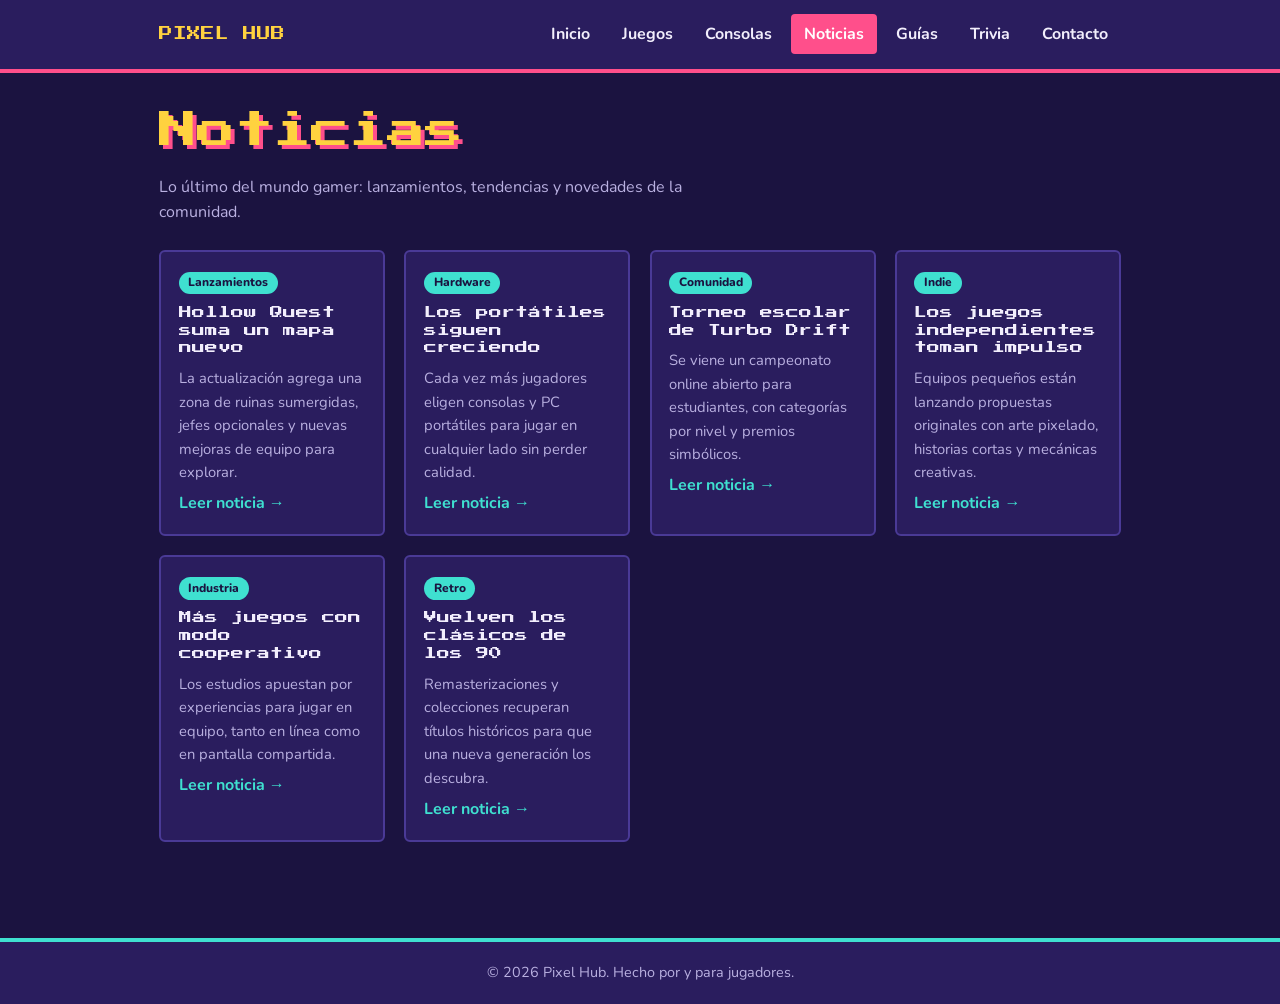
<file: subpages/noticias.html>
<!DOCTYPE html>
<html lang="es">
<head>
<meta charset="UTF-8">
<meta name="viewport" content="width=device-width, initial-scale=1">
<title>Noticias | Pixel Hub</title>
<link rel="preconnect" href="https://fonts.googleapis.com">
<link href="https://fonts.googleapis.com/css2?family=Nunito:wght@400;700;800&family=Press+Start+2P&display=swap" rel="stylesheet">
<link rel="stylesheet" href="../css/style.css">
</head>
<body>
<header>
  <div class="barra">
    <a class="logo" href="../index.html">PIXEL HUB</a>
    <button id="menu-btn" aria-label="Abrir menú" aria-expanded="false">☰</button>
    <nav aria-label="Principal">
      <ul id="menu">
        <li><a href="../index.html">Inicio</a></li>
        <li><a href="juegos.html">Juegos</a></li>
        <li><a href="consolas.html">Consolas</a></li>
        <li><a href="noticias.html">Noticias</a></li>
        <li><a href="guias.html">Guías</a></li>
        <li><a href="trivia.html">Trivia</a></li>
        <li><a href="contacto.html">Contacto</a></li>
      </ul>
    </nav>
  </div>
</header>

<main>
<section>
  <h1>Noticias</h1>
  <p class="lead">Lo último del mundo gamer: lanzamientos, tendencias y novedades de la comunidad.</p>
  <div class="rejilla">
    <a class="tarjeta" href="noticia-hollow-quest.html">
      <span class="genero">Lanzamientos</span>
      <h3>Hollow Quest suma un mapa nuevo</h3>
      <p>La actualización agrega una zona de ruinas sumergidas, jefes opcionales y nuevas mejoras de equipo para explorar.</p>
      <span class="mas">Leer noticia →</span>
    </a>
    <a class="tarjeta" href="noticia-portatiles.html">
      <span class="genero">Hardware</span>
      <h3>Los portátiles siguen creciendo</h3>
      <p>Cada vez más jugadores eligen consolas y PC portátiles para jugar en cualquier lado sin perder calidad.</p>
      <span class="mas">Leer noticia →</span>
    </a>
    <a class="tarjeta" href="noticia-torneo-turbo-drift.html">
      <span class="genero">Comunidad</span>
      <h3>Torneo escolar de Turbo Drift</h3>
      <p>Se viene un campeonato online abierto para estudiantes, con categorías por nivel y premios simbólicos.</p>
      <span class="mas">Leer noticia →</span>
    </a>
    <a class="tarjeta" href="noticia-indie.html">
      <span class="genero">Indie</span>
      <h3>Los juegos independientes toman impulso</h3>
      <p>Equipos pequeños están lanzando propuestas originales con arte pixelado, historias cortas y mecánicas creativas.</p>
      <span class="mas">Leer noticia →</span>
    </a>
    <a class="tarjeta" href="noticia-cooperativo.html">
      <span class="genero">Industria</span>
      <h3>Más juegos con modo cooperativo</h3>
      <p>Los estudios apuestan por experiencias para jugar en equipo, tanto en línea como en pantalla compartida.</p>
      <span class="mas">Leer noticia →</span>
    </a>
    <a class="tarjeta" href="noticia-clasicos-90.html">
      <span class="genero">Retro</span>
      <h3>Vuelven los clásicos de los 90</h3>
      <p>Remasterizaciones y colecciones recuperan títulos históricos para que una nueva generación los descubra.</p>
      <span class="mas">Leer noticia →</span>
    </a>
  </div>
</section>
</main>

<footer>© 2026 Pixel Hub. Hecho por y para jugadores.</footer>
<script src="../js/java.js"></script>
</body>
</html>
</file>
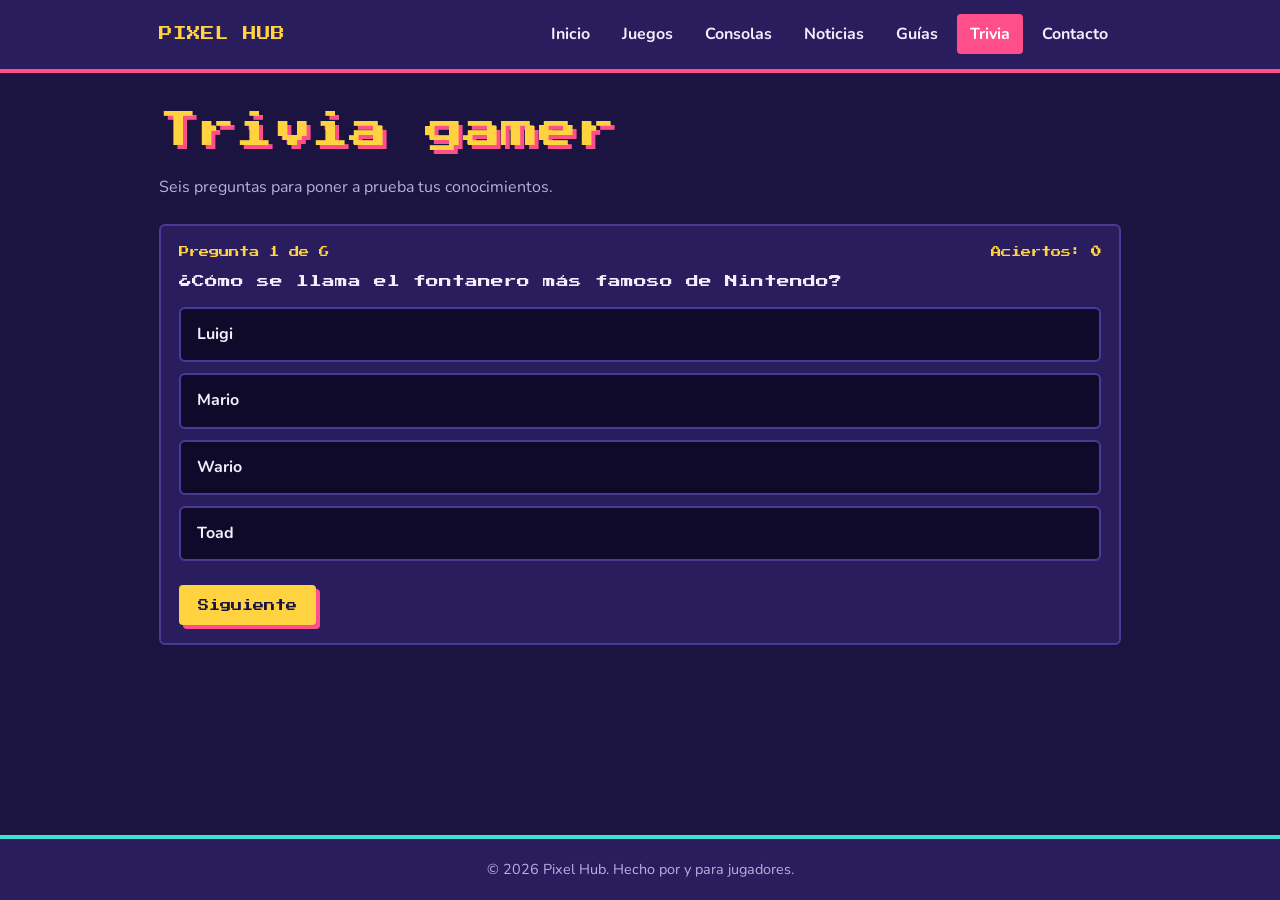
<file: subpages/trivia.html>
<!DOCTYPE html>
<html lang="es">
<head>
<meta charset="UTF-8">
<meta name="viewport" content="width=device-width, initial-scale=1">
<title>Trivia | Pixel Hub</title>
<link rel="preconnect" href="https://fonts.googleapis.com">
<link href="https://fonts.googleapis.com/css2?family=Nunito:wght@400;700;800&family=Press+Start+2P&display=swap" rel="stylesheet">
<link rel="stylesheet" href="../css/style.css">
</head>
<body>
<header>
  <div class="barra">
    <a class="logo" href="../index.html">PIXEL HUB</a>
    <button id="menu-btn" aria-label="Abrir menú" aria-expanded="false">☰</button>
    <nav aria-label="Principal">
      <ul id="menu">
        <li><a href="../index.html">Inicio</a></li>
        <li><a href="juegos.html">Juegos</a></li>
        <li><a href="consolas.html">Consolas</a></li>
        <li><a href="noticias.html">Noticias</a></li>
        <li><a href="guias.html">Guías</a></li>
        <li><a href="trivia.html">Trivia</a></li>
        <li><a href="contacto.html">Contacto</a></li>
      </ul>
    </nav>
  </div>
</header>

<main>
<section>
  <h1>Trivia gamer</h1>
  <p class="lead">Seis preguntas para poner a prueba tus conocimientos.</p>
  <div id="trivia" class="tarjeta">
    <div class="marcador"><span id="t-progreso">Pregunta 1 de 6</span><span>Aciertos: <b id="t-puntos">0</b></span></div>
    <h3 id="t-pregunta"></h3>
    <div id="t-opciones" class="opciones"></div>
    <p id="t-feedback" class="lead" role="status"></p>
    <button class="boton" id="t-siguiente" hidden>Siguiente</button>
  </div>
</section>
</main>

<footer>© 2026 Pixel Hub. Hecho por y para jugadores.</footer>
<script src="../js/java.js"></script>
</body>
</html>
</file>
<file: css/style.css>
:root{
  --fondo:#1b1340; --panel:#2a1d5e; --borde:#4a3a96;
  --cian:#3fe0d0; --rosa:#ff4f8b; --amarillo:#ffd23f; --texto:#f2eefc; --suave:#b9b0e0;
}
*{box-sizing:border-box;margin:0;padding:0}
body{font-family:'Nunito',sans-serif;background:var(--fondo);color:var(--texto);line-height:1.6;min-height:100vh;display:flex;flex-direction:column}
h1,h2,h3{font-family:'Press Start 2P',monospace;line-height:1.4;font-weight:400}
h1{font-size:clamp(1.4rem,4vw,2.4rem);color:var(--amarillo);text-shadow:4px 4px 0 var(--rosa)}
h2{font-size:1.1rem;color:var(--cian);margin-bottom:1.2rem}
h3{font-size:.8rem;margin-bottom:.6rem}
a{color:var(--cian)}
:focus-visible{outline:3px solid var(--amarillo);outline-offset:3px}

header{background:var(--panel);border-bottom:4px solid var(--rosa);position:sticky;top:0;z-index:10}
.barra{max-width:1000px;margin:auto;padding:.9rem 1.2rem;display:flex;align-items:center;justify-content:space-between;gap:1rem}
.logo{font-family:'Press Start 2P',monospace;font-size:.85rem;color:var(--amarillo);text-decoration:none}
nav ul{display:flex;gap:.4rem;list-style:none}
nav a{display:block;padding:.45rem .8rem;color:var(--texto);text-decoration:none;font-weight:700;border-radius:4px}
nav a:hover{background:var(--borde)}
nav a.activo{background:var(--rosa);color:#fff}
#menu-btn{display:none;background:none;border:2px solid var(--cian);color:var(--cian);padding:.4rem .7rem;font-size:1.1rem;cursor:pointer;border-radius:4px}

main{flex:1;max-width:1000px;width:100%;margin:auto;padding:2rem 1.2rem 3rem}
section{margin-bottom:3rem}
.lead{color:var(--suave);max-width:60ch;margin:1rem 0 1.5rem}

.hero{display:grid;grid-template-columns:1fr 1fr;gap:2rem;align-items:center}
#juego{background:#0f0a29;border:4px solid var(--cian);border-radius:8px;padding:1rem;box-shadow:8px 8px 0 var(--rosa)}
.marcador{display:flex;justify-content:space-between;font-family:'Press Start 2P',monospace;font-size:.65rem;color:var(--amarillo);margin-bottom:.8rem}
#campo{position:relative;height:240px;background:repeating-linear-gradient(0deg,#16103a 0 20px,#1b1344 20px 40px);border-radius:4px;overflow:hidden}
#objetivo{position:absolute;width:44px;height:44px;border:none;border-radius:50%;background:var(--rosa);box-shadow:0 0 0 4px var(--amarillo);cursor:crosshair;display:none}
#mensaje-juego{position:absolute;inset:0;display:flex;align-items:center;justify-content:center;text-align:center;padding:1rem;font-size:.9rem;color:var(--suave)}

.boton{display:inline-block;font-family:'Press Start 2P',monospace;font-size:.7rem;background:var(--amarillo);color:#1b1340;border:none;padding:.9rem 1.2rem;border-radius:4px;cursor:pointer;text-decoration:none;box-shadow:4px 4px 0 var(--rosa)}
.boton:active{transform:translate(3px,3px);box-shadow:1px 1px 0 var(--rosa)}

.rejilla{display:grid;grid-template-columns:repeat(auto-fill,minmax(210px,1fr));gap:1.2rem}
.tarjeta{background:var(--panel);border:2px solid var(--borde);border-radius:6px;padding:1.1rem}
.tarjeta .genero{display:inline-block;background:var(--cian);color:#1b1340;font-size:.75rem;font-weight:800;padding:.1rem .6rem;border-radius:20px;margin-bottom:.6rem}
.tarjeta p{color:var(--suave);font-size:.92rem}
.tarjeta[hidden]{display:none}
a.tarjeta{display:block;color:inherit;text-decoration:none}
.rejilla .tarjeta{transition:transform .2s ease,border-color .2s ease,box-shadow .2s ease,background .2s ease}
.tarjeta.clicable{cursor:pointer}
.rejilla .tarjeta:hover,.rejilla a.tarjeta:focus-visible,.rejilla .tarjeta.clicable:focus-visible{transform:translateY(-6px);border-color:var(--cian);box-shadow:6px 6px 0 var(--rosa);background:#33257a}
.rejilla a.tarjeta:active{transform:translateY(-2px);box-shadow:3px 3px 0 var(--rosa)}
.tarjeta .mas{display:inline-block;color:var(--cian);font-weight:700;margin-top:.4rem;transition:transform .2s ease}
a.tarjeta:hover .mas{transform:translateX(4px)}
.botones{display:flex;flex-wrap:wrap;gap:1.2rem}
.cta-juegos{margin-top:2.2rem}
.tarjeta ul{padding-left:1.2rem;color:var(--suave);font-size:.92rem}
.tarjeta li{margin-bottom:.3rem}

.opciones{display:grid;gap:.7rem;margin:1rem 0}
.opciones button{background:#0f0a29;color:var(--texto);border:2px solid var(--borde);padding:.8rem 1rem;border-radius:6px;font:inherit;font-weight:700;text-align:left;cursor:pointer}
.opciones button:hover:not(:disabled){border-color:var(--cian)}
.opciones button:disabled{cursor:default}
.opciones button.correcta{background:var(--cian);color:#1b1340;border-color:var(--cian)}
.opciones button.incorrecta{background:var(--rosa);color:#fff;border-color:var(--rosa)}

#buscador{max-width:480px;margin-bottom:1.2rem}
.tarjeta{position:relative}
.fav{position:absolute;top:.7rem;right:.8rem;background:none;border:none;color:var(--suave);font-size:1.5rem;line-height:1;cursor:pointer}
.fav:hover,.fav.activo{color:var(--rosa)}

.filtros{display:flex;flex-wrap:wrap;gap:.5rem;margin-bottom:1.5rem}
.filtros button{background:transparent;color:var(--texto);border:2px solid var(--borde);padding:.4rem .9rem;border-radius:20px;font:inherit;font-weight:700;cursor:pointer}
.filtros button.activo{background:var(--cian);color:#1b1340;border-color:var(--cian)}

.linea{border-left:4px solid var(--rosa);padding-left:1.4rem;display:grid;gap:1.4rem}
.hito .anio{font-family:'Press Start 2P',monospace;font-size:.7rem;color:var(--amarillo)}
.hito p{color:var(--suave)}

form{display:grid;gap:1rem;max-width:480px}
label{font-weight:700}
input,textarea,select{width:100%;padding:.7rem;background:#0f0a29;color:var(--texto);border:2px solid var(--borde);border-radius:4px;font:inherit}
.error{color:var(--rosa);font-size:.88rem;min-height:1.2em}
#respuesta{padding:1rem;border:2px solid var(--cian);border-radius:6px;display:none;max-width:480px}

footer{background:var(--panel);border-top:4px solid var(--cian);text-align:center;padding:1.2rem;color:var(--suave);font-size:.9rem}

@media (max-width:720px){
  .hero{grid-template-columns:1fr}
  #menu-btn{display:block}
  nav ul{display:none;flex-direction:column;position:absolute;top:100%;left:0;right:0;background:var(--panel);padding:.6rem 1.2rem 1rem;border-bottom:4px solid var(--rosa)}
  nav ul.abierto{display:flex}
}
@media (prefers-reduced-motion:reduce){*{transition:none!important;animation:none!important}}
.juegos{
   
  
}
.consola{
  float:right;
    margin-left: var(--ancho);
  transition: margin-left 0.3s;
}


/* ===== Ventana flotante de juegos ===== */
.ventana-juego{margin:auto;border:4px solid var(--cian);border-radius:8px;background:var(--panel);color:var(--texto);padding:1.4rem;width:min(880px,94vw);max-height:90vh;overflow:auto;box-shadow:8px 8px 0 var(--rosa)}
.ventana-juego::backdrop{background:rgba(10,6,30,.82)}
.ventana-juego[open]{animation:aparece .25s ease}
@keyframes aparece{from{opacity:0;transform:translateY(16px) scale(.97)}to{opacity:1;transform:none}}
.ventana-juego .cerrar{position:absolute;top:.7rem;right:.8rem;background:var(--rosa);color:#fff;border:none;border-radius:4px;width:2rem;height:2rem;font-size:1rem;cursor:pointer}
.vj-cabecera{padding-right:2.5rem;margin-bottom:1rem}
.vj-cabecera .genero{display:inline-block;background:var(--cian);color:#1b1340;font-size:.75rem;font-weight:800;padding:.1rem .6rem;border-radius:20px;margin-bottom:.6rem}
.vj-cabecera h2{color:var(--amarillo);margin-bottom:.5rem}
.vj-cabecera p{color:var(--suave)}
.vj-cuerpo{display:grid;grid-template-columns:1.5fr 1fr;gap:1.2rem;align-items:start}
.vj-video{aspect-ratio:16/9;background:#0f0a29;border:2px solid var(--borde);border-radius:6px;overflow:hidden}
.vj-video iframe,.vj-video video{width:100%;height:100%;border:0;display:block}
.vj-sinvideo{height:100%;display:flex;flex-direction:column;align-items:center;justify-content:center;color:var(--suave);text-align:center;padding:1rem}
.vj-sinvideo span{font-size:2.5rem;color:var(--rosa)}
.vj-req h2.vj-titulo-req{font-size:.75rem;margin-bottom:.8rem}
.vj-req h3{color:var(--amarillo);font-size:.65rem;margin:.8rem 0 .4rem}
.vj-req ul{list-style:none;font-size:.9rem;color:var(--suave)}
.vj-req li{margin-bottom:.2rem}
.vj-req b{color:var(--texto)}
@media (max-width:720px){.vj-cuerpo{grid-template-columns:1fr}}

/* ===== Consolas: imágenes, anclas y gamas ===== */
.hito{display:grid;grid-template-columns:150px 1fr;gap:1rem;align-items:center}
.consola-img{position:relative;width:150px;height:105px;background:#0f0a29;border:2px solid var(--borde);border-radius:6px;overflow:hidden;display:flex;align-items:center;justify-content:center}
.consola-img .ph{font-size:.7rem;text-align:center;color:var(--suave);font-family:'Press Start 2P',monospace;line-height:1.8;padding:.4rem}
.consola-img img{position:absolute;inset:0;width:100%;height:100%;object-fit:contain;background:#fff}
.saltos{display:flex;flex-wrap:wrap;gap:.8rem}
.boton-ancla{display:inline-block;padding:.5rem 1rem;border:2px solid var(--cian);border-radius:20px;color:var(--cian);text-decoration:none;font-weight:700;transition:background .2s,color .2s,transform .2s}
.boton-ancla:hover{background:var(--cian);color:#1b1340;transform:translateY(-3px)}
section[id]{scroll-margin-top:5.5rem}
html{scroll-behavior:smooth}
@media (max-width:520px){.hito{grid-template-columns:1fr}}

/* ===== Noticia individual ===== */
.noticia{max-width:70ch}
.noticia h1{margin:.6rem 0 1rem}
.noticia p{margin-bottom:1rem}
.noticia .genero-tag{display:inline-block;background:var(--cian);color:#1b1340;font-size:.75rem;font-weight:800;padding:.1rem .6rem;border-radius:20px}
.volver{font-weight:700;text-decoration:none}
.volver:hover{text-decoration:underline}


/* ===== Contacto: validación y aviso ===== */
input.invalido,textarea.invalido{border-color:var(--rosa)}
.ventana-aviso{margin:auto;text-align:center;border:4px solid var(--cian);border-radius:8px;background:var(--panel);color:var(--texto);padding:2rem 1.5rem;width:min(420px,92vw);box-shadow:8px 8px 0 var(--rosa)}
.ventana-aviso::backdrop{background:rgba(10,6,30,.82)}
.ventana-aviso[open]{animation:aparece .25s ease}
.ventana-aviso h2{color:var(--amarillo);margin-bottom:1rem}
.ventana-aviso p{color:var(--suave);margin-bottom:1.5rem;overflow-wrap:anywhere}
.aviso-icono{width:3.5rem;height:3.5rem;margin:0 auto 1rem;border-radius:50%;background:var(--cian);color:#1b1340;font-size:1.8rem;line-height:3.5rem;font-weight:800}
</file>
